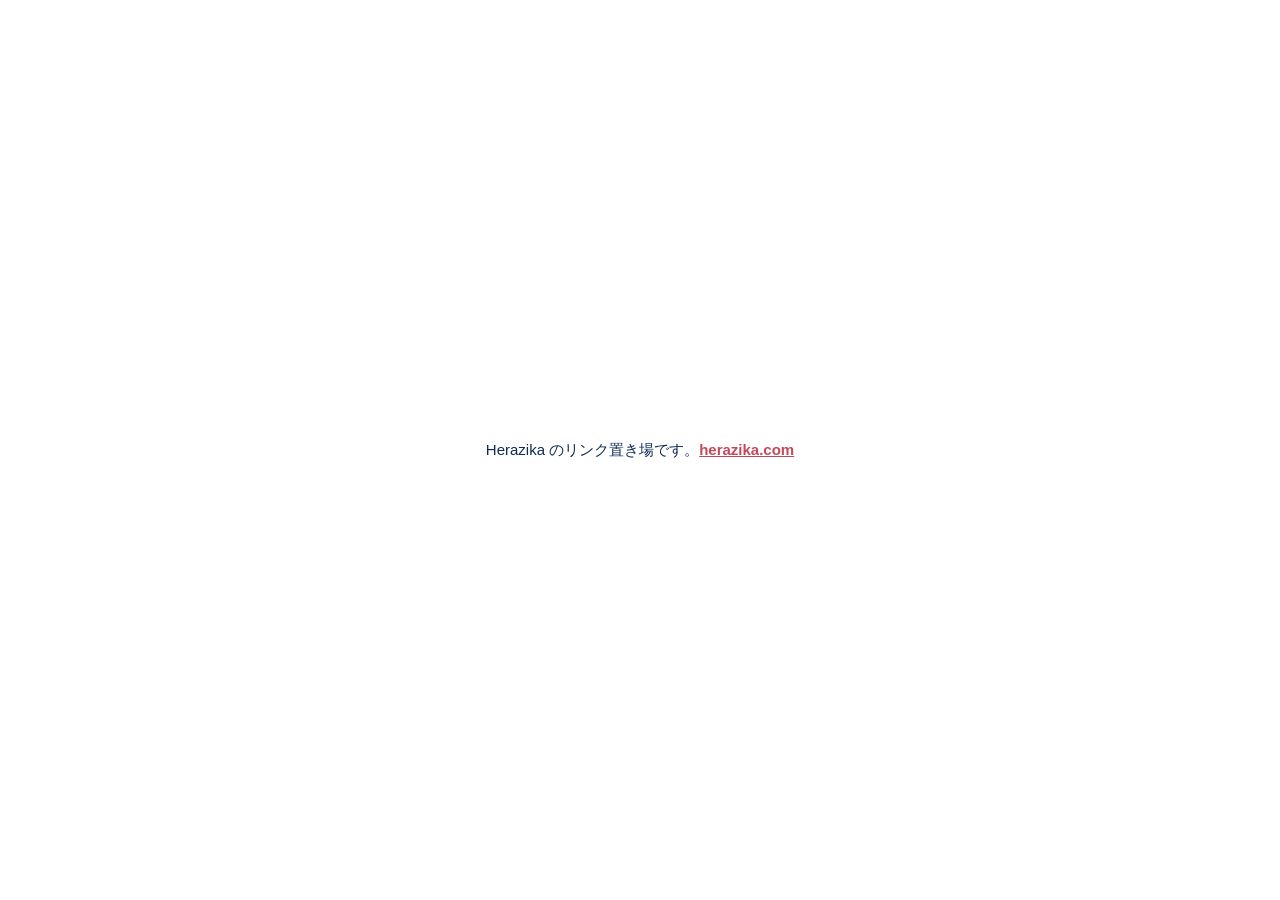
<file: index.html>
<!doctype html>
<html lang="ja">
<head>
<meta charset="utf-8">
<meta name="viewport" content="width=device-width, initial-scale=1">
<meta name="robots" content="noindex, nofollow">
<title>Herazika</title>
<style>
  body { margin:0; min-height:100vh; display:flex; align-items:center; justify-content:center;
         font-family:-apple-system,BlinkMacSystemFont,"Hiragino Sans","Noto Sans JP",sans-serif;
         background:#fff; color:#0D2B53; }
  p { font-size:15px; }
  a { color:#C2485A; font-weight:700; }
</style>
</head>
<body>
  <p>Herazika のリンク置き場です。<a href="https://herazika.com/">herazika.com</a></p>
</body>
</html>
</file>
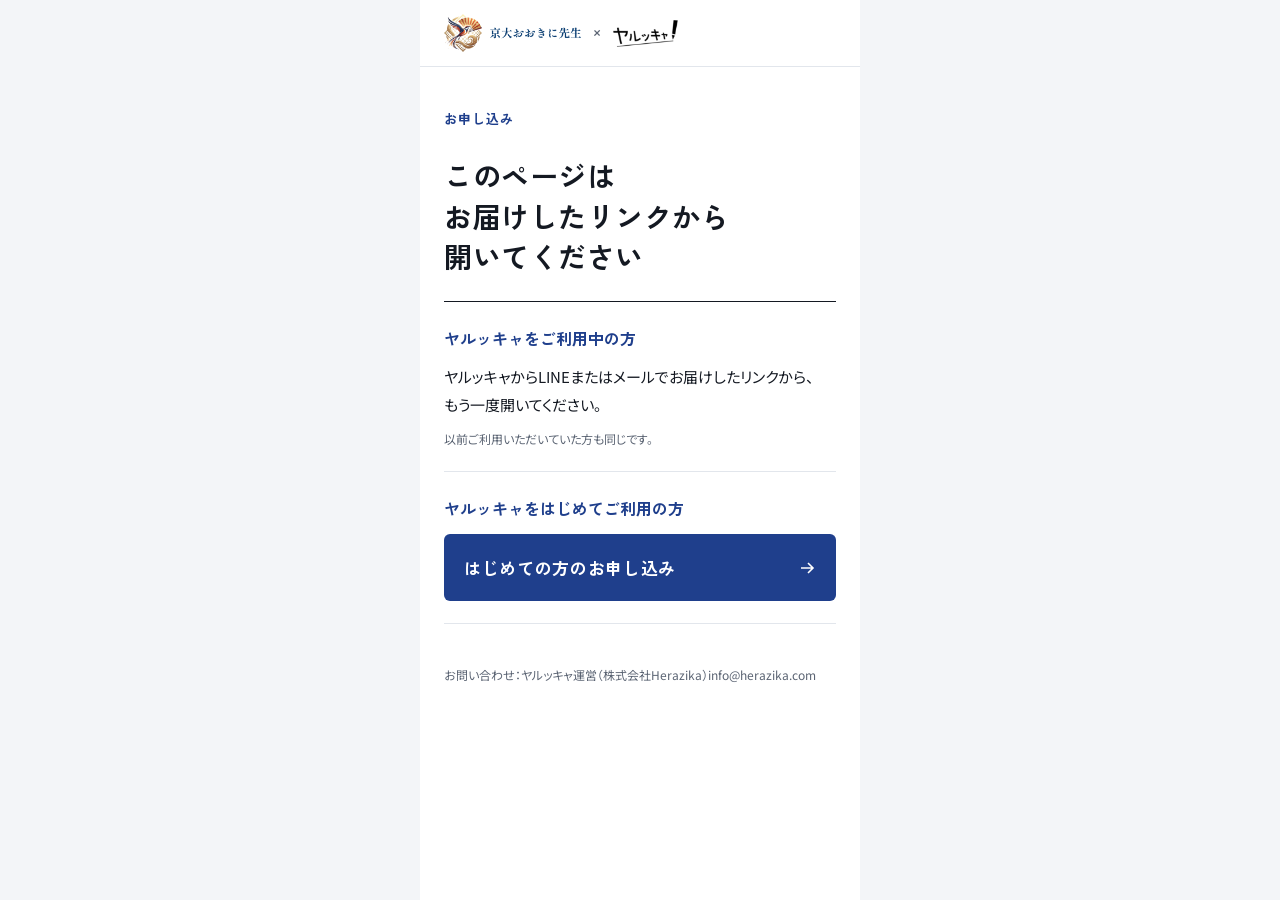
<file: ookini-lp/apply/index.html>
<!doctype html>
<html lang="ja">
<head>
<meta charset="utf-8">
<meta name="viewport" content="width=device-width,initial-scale=1,viewport-fit=cover">
<meta name="robots" content="noindex,nofollow">
<title>お申し込み｜京大おおきに先生×ヤルッキャ</title>
<link rel="preconnect" href="https://fonts.googleapis.com">
<link rel="preconnect" href="https://fonts.gstatic.com" crossorigin>
<link rel="stylesheet" href="https://fonts.googleapis.com/css2?family=Zen+Kaku+Gothic+New:wght@500;700;900&family=Noto+Sans+JP:wght@400;500;700&family=Outfit:wght@400;500;600&display=swap">
<link rel="stylesheet" href="../form.css">
</head>
<body>
<div class="page">

  <header class="brandbar" aria-label="京大おおきに先生 × ヤルッキャ">
    <img class="lg-ookini" src="../img/ookini-logo.png" alt="京大おおきに先生">
    <span class="x" aria-hidden="true">×</span>
    <img class="lg-yaru" src="../img/yarukkya-logo.png" alt="ヤルッキャ">
  </header>

  <!-- 申込コードなしで開いた人 -->
  <section class="sec" id="nocode" hidden>
    <p class="eyebrow">お申し込み</p>
    <h1 class="h1">このページは<br><span class="nw">お届けしたリンクから</span><span class="nw">開いてください</span></h1>
    <div class="choice">
      <div class="opt">
        <p class="opt-k">ヤルッキャを<span class="nw">ご利用中の方</span></p>
        <p>ヤルッキャからLINEまたはメールで<span class="nw">お届けしたリンクから、</span><span class="nw">もう一度開いてください。</span></p>
        <p class="note">以前ご利用いただいていた方も同じです。</p>
      </div>
      <div class="opt">
        <p class="opt-k">ヤルッキャを<span class="nw">はじめてご利用の方</span></p>
        <a class="btn" target="_top" href="https://herazika.com/ookini">はじめての方のお申し込み<svg class="arw" viewBox="0 0 18 18" fill="none" stroke="currentColor" stroke-width="1.6" aria-hidden="true"><path d="M3 9h12M10 4l5 5-5 5"/></svg></a>
      </div>
    </div>
  </section>

  <!-- フォーム -->
  <section class="sec" id="formsec" hidden>
    <p class="eyebrow">ヤルッキャをご利用中の方</p>
    <h1 class="h1">京大おおきに先生<br>お申し込み</h1>
    <ul class="pair">
      <li><span class="k">無料期間</span><span class="v">お申し込み日から14日間<br><small class="note">クレジットカード不要／自動で課金されません</small></span></li>
    </ul>

    <form id="f" novalidate>
      <div class="field">
        <label class="label" for="email">京大おおきに先生のご案内を受け取るメールアドレス<span class="req">必須</span></label>
        <p class="help">ヤルッキャに登録したメールアドレスと違っていても大丈夫です。京大おおきに先生の登録にも、このアドレスを使います。</p>
        <input id="email" name="email" type="email" inputmode="email" autocomplete="email" placeholder="example@mail.com" required>
        <p class="msg">メールアドレスを正しく入力してください。</p>
      </div>

      <div class="field">
        <label class="label" for="email2">確認のため、もう一度入力してください<span class="req">必須</span></label>
        <input id="email2" name="email2" type="email" inputmode="email" autocomplete="off" placeholder="example@mail.com" required>
        <p class="msg">上のメールアドレスと一致していません。</p>
      </div>

      <fieldset class="field" id="gradefield">
        <legend class="label">お子さまの学年<span class="req">必須</span></legend>
        <div class="grades">
          <label><input type="radio" name="grade" value="1年生"><span>小1</span></label>
          <label><input type="radio" name="grade" value="2年生"><span>小2</span></label>
          <label><input type="radio" name="grade" value="3年生"><span>小3</span></label>
          <label><input type="radio" name="grade" value="4年生"><span>小4</span></label>
          <label><input type="radio" name="grade" value="5年生"><span>小5</span></label>
          <label><input type="radio" name="grade" value="6年生"><span>小6</span></label>
          <label><input type="radio" name="grade" value="その他"><span>その他</span></label>
        </div>
        <p class="msg">学年を選んでください。</p>
      </fieldset>

      <div class="field" id="otherfield" hidden>
        <label class="label" for="gradeOther">学年を入力してください<span class="req">必須</span></label>
        <input id="gradeOther" name="gradeOther" type="text" maxlength="30" autocomplete="off" placeholder="例：中学1年生">
        <p class="msg">学年を入力してください。</p>
      </div>

      <div class="field">
        <label class="check" for="consent">
          <input id="consent" name="consent" type="checkbox">
          <span>
            <b>メールアドレスと学年を、京大おおきに先生運営に提供することに同意します</b>
            <small>京大おおきに先生のご利用登録、ご利用いただけるかどうかの確認、ご利用に関するご案内のためにだけ使われます。</small>
          </span>
        </label>
        <p class="msg">お申し込みには同意が必要です。</p>
      </div>

      <div class="alert" id="alert" role="alert"></div>
      <button class="btn" id="submit" type="submit">申し込む</button>
    </form>
  </section>

  <!-- 完了 -->
  <section class="sec" id="done" hidden>
    <p class="eyebrow">お申し込みを受け付けました</p>
    <h1 class="h1">次に、京大おおきに先生に<span class="nw">ご登録ください</span></h1>
    <div class="panel">
      <ol class="steps">
        <li><span>数分以内に、<span class="mailname">【京大生質問し放題】ご利用開始のお知らせ</span> というメールが届きます（送信元：info@herazika.com）。</span></li>
        <li><span>メールに記載のURLから、京大おおきに先生の登録ページを開きます。</span></li>
        <li><span>メールアドレスの入力欄に、メールに記載の「登録用メールアドレス」を入力して登録します。</span></li>
      </ol>
      <p class="note">メールが届かない場合は、迷惑メールフォルダをご確認ください。それでも見つからない場合は、ヤルッキャ運営（info@herazika.com）までお問い合わせください。</p>
    </div>
  </section>

  <p class="foot">お問い合わせ：ヤルッキャ運営（株式会社Herazika）info@herazika.com</p>
</div>

<script src="../ga.js"></script>
<script src="../form.js"></script>
<script>
(function () {
  var k = new URLSearchParams(location.search).get('k') || '';
  var hasCode = /^[A-Za-z0-9]{6,20}$/.test(k);
  document.getElementById(hasCode ? 'formsec' : 'nocode').hidden = false;
  if (!hasCode) { window.ookiniTrack && ookiniTrack('ookini_apply_nocode', true); return; }

  var form = document.getElementById('f');
  var btn = document.getElementById('submit');
  var alertBox = document.getElementById('alert');
  var otherField = document.getElementById('otherfield');

  // 「その他」を選んだときだけ記入欄を出す
  Array.prototype.forEach.call(form.querySelectorAll('input[name=grade]'), function (r) {
    r.addEventListener('change', function () {
      var isOther = form.querySelector('input[name=grade]:checked').value === 'その他';
      otherField.hidden = !isOther;
      if (isOther) form.gradeOther.focus();
    });
  });

  form.addEventListener('submit', function (ev) {
    ev.preventDefault();
    OokiniForm.clearErrors(form);
    alertBox.classList.remove('on');

    var email = form.email.value.trim();
    var email2 = form.email2.value.trim();
    var gradeEl = form.querySelector('input[name=grade]:checked');
    var ok = true;
    if (!OokiniForm.validEmail(email)) { OokiniForm.setErr(form.email, true); ok = false; }
    if (email2.toLowerCase() !== email.toLowerCase() || !email2) { OokiniForm.setErr(form.email2, true); ok = false; }
    if (!gradeEl) { document.getElementById('gradefield').classList.add('err'); ok = false; }
    var gradeOther = form.gradeOther.value.trim();
    if (gradeEl && gradeEl.value === 'その他' && !gradeOther) { OokiniForm.setErr(form.gradeOther, true); ok = false; }
    if (!form.consent.checked) { OokiniForm.setErr(form.consent, true); ok = false; }
    if (!ok) { window.ookiniTrack && ookiniTrack('ookini_form_invalid', false); var first = form.querySelector('.field.err'); if (first) first.scrollIntoView({ behavior: 'smooth', block: 'center' }); return; }

    btn.disabled = true; btn.textContent = '送信しています…';
    OokiniForm.send({ type: 'apply', k: k, email: email, grade: gradeEl.value,
                      gradeOther: gradeEl.value === 'その他' ? gradeOther : '', consent: true })
      .then(function (res) {
        if (!res || !res.ok) throw new Error((res && res.error) || 'failed');
        window.ookiniTrack && ookiniTrack('ookini_form_done', true);
        document.getElementById('formsec').hidden = true;
        document.getElementById('done').hidden = false;
        window.scrollTo(0, 0);
      })
      .catch(function () {
        window.ookiniTrack && ookiniTrack('ookini_form_fail', false);
        alertBox.textContent = '送信できませんでした。通信環境をご確認のうえ、もう一度お試しください。解決しない場合は info@herazika.com までお問い合わせください。';
        alertBox.classList.add('on');
        btn.disabled = false; btn.textContent = '申し込む';
      });
  });
})();
</script>
</body>
</html>
</file>
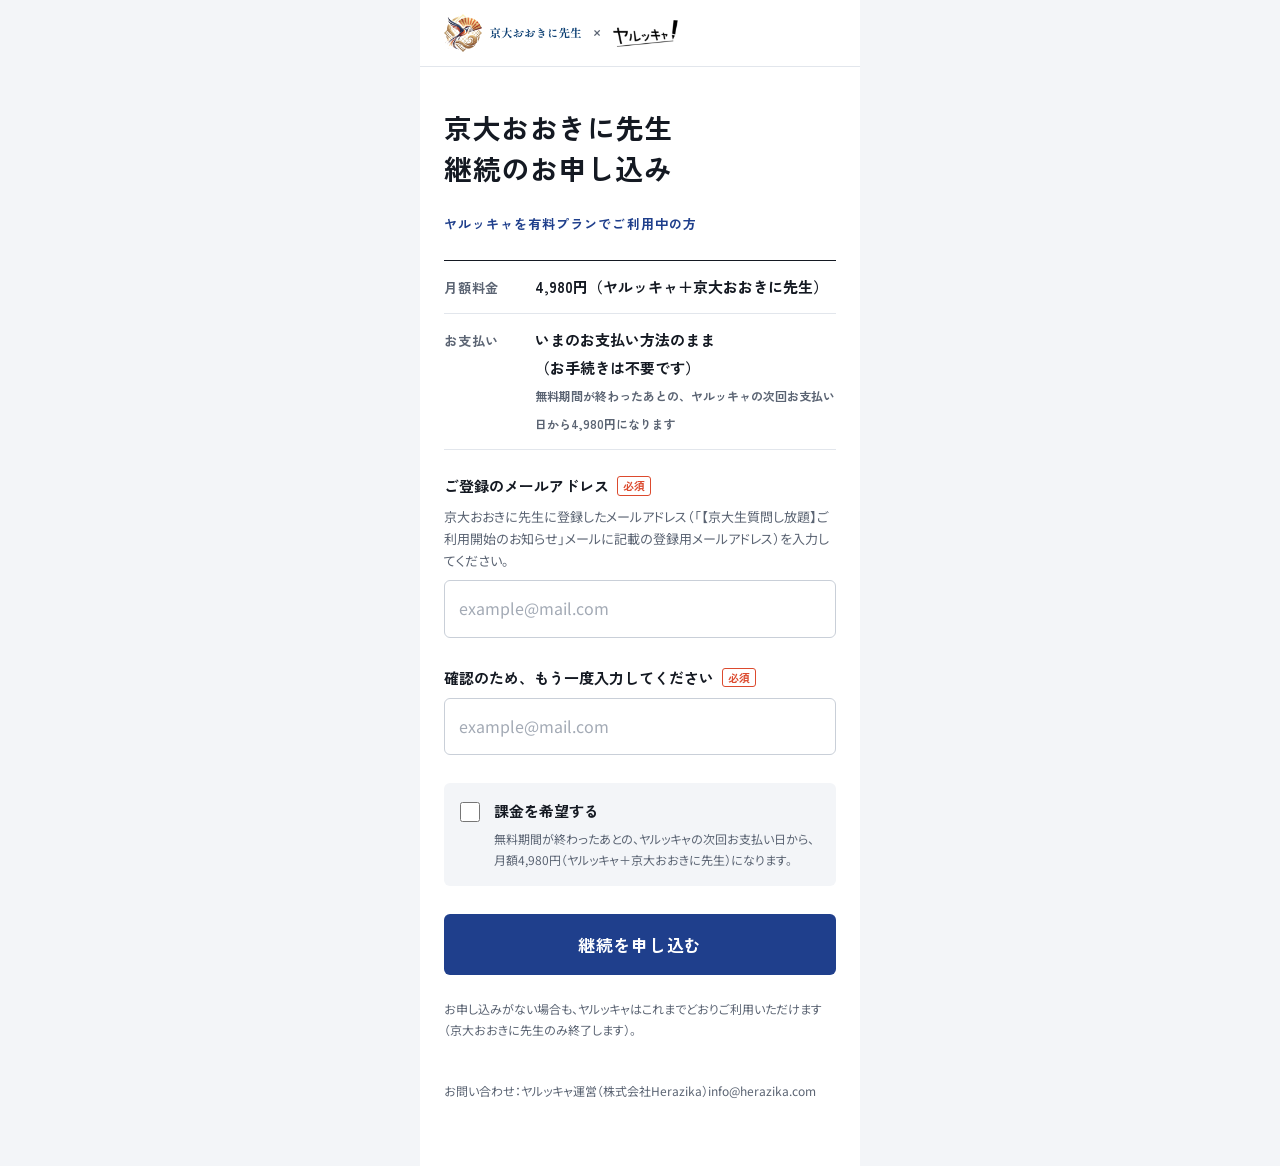
<file: ookini-lp/continue/index.html>
<!doctype html>
<html lang="ja">
<head>
<meta charset="utf-8">
<meta name="viewport" content="width=device-width,initial-scale=1,viewport-fit=cover">
<meta name="robots" content="noindex,nofollow">
<title>継続のお申し込み｜京大おおきに先生×ヤルッキャ</title>
<link rel="preconnect" href="https://fonts.googleapis.com">
<link rel="preconnect" href="https://fonts.gstatic.com" crossorigin>
<link rel="stylesheet" href="https://fonts.googleapis.com/css2?family=Zen+Kaku+Gothic+New:wght@500;700;900&family=Noto+Sans+JP:wght@400;500;700&family=Outfit:wght@400;500;600&display=swap">
<link rel="stylesheet" href="../form.css">
</head>
<body>
<div class="page">

  <header class="brandbar" aria-label="京大おおきに先生 × ヤルッキャ">
    <img class="lg-ookini" src="../img/ookini-logo.png" alt="京大おおきに先生">
    <span class="x" aria-hidden="true">×</span>
    <img class="lg-yaru" src="../img/yarukkya-logo.png" alt="ヤルッキャ">
  </header>

  <section class="sec" id="formsec">
    <h1 class="h1">京大おおきに先生<br>継続のお申し込み</h1>
    <p class="eyebrow">ヤルッキャを有料プランでご利用中の方</p>
    <ul class="pair">
      <li><span class="k">月額料金</span><span class="v">4,980円（ヤルッキャ＋京大おおきに先生）</span></li>
      <li><span class="k">お支払い</span><span class="v">いまのお支払い方法のまま<span class="nw">（お手続きは不要です）</span><br><small class="note">無料期間が終わったあとの、ヤルッキャの次回お支払い日から4,980円になります</small></span></li>
    </ul>

    <form id="f" novalidate>
      <div class="field">
        <label class="label" for="email">ご登録のメールアドレス<span class="req">必須</span></label>
        <p class="help">京大おおきに先生に登録したメールアドレス（「【京大生質問し放題】ご利用開始のお知らせ」メールに記載の登録用メールアドレス）を入力してください。</p>
        <input id="email" name="email" type="email" inputmode="email" autocomplete="email" placeholder="example@mail.com" required>
        <p class="msg">メールアドレスを正しく入力してください。</p>
      </div>

      <div class="field">
        <label class="label" for="email2">確認のため、もう一度入力してください<span class="req">必須</span></label>
        <input id="email2" name="email2" type="email" inputmode="email" autocomplete="off" placeholder="example@mail.com" required>
        <p class="msg">上のメールアドレスと一致していません。</p>
      </div>

      <div class="field">
        <label class="check" for="wish">
          <input id="wish" name="wish" type="checkbox">
          <span>
            <b>課金を希望する</b>
            <small>無料期間が終わったあとの、ヤルッキャの次回お支払い日から、月額4,980円（ヤルッキャ＋京大おおきに先生）になります。</small>
          </span>
        </label>
        <p class="msg">継続をご希望の場合は、チェックを入れてください。</p>
      </div>

      <div class="alert" id="alert" role="alert"></div>
      <button class="btn" id="submit" type="submit">継続を申し込む</button>
    </form>
    <p class="note">お申し込みがない場合も、ヤルッキャはこれまでどおりご利用いただけます（京大おおきに先生のみ終了します）。</p>
  </section>

  <section class="sec" id="done" hidden>
    <p class="eyebrow">継続のお申し込みを受け付けました</p>
    <h1 class="h1">お手続きは<span class="nw">これで完了です</span></h1>
    <div class="panel">
      <p>無料期間のあとも、京大おおきに先生をそのままご利用いただけます。無料期間が終わったあとの、ヤルッキャの次回お支払い日から、月額4,980円（ヤルッキャ＋京大おおきに先生）になります。</p>
      <p class="note">ご不明な点は、ヤルッキャ運営（info@herazika.com）までお問い合わせください。</p>
    </div>
  </section>

  <p class="foot">お問い合わせ：ヤルッキャ運営（株式会社Herazika）info@herazika.com</p>
</div>

<script src="../ga.js"></script>
<script src="../form.js"></script>
<script>
(function () {
  var form = document.getElementById('f');
  var btn = document.getElementById('submit');
  var alertBox = document.getElementById('alert');

  form.addEventListener('submit', function (ev) {
    ev.preventDefault();
    OokiniForm.clearErrors(form);
    alertBox.classList.remove('on');

    var email = form.email.value.trim();
    var email2 = form.email2.value.trim();
    var ok = true;
    if (!OokiniForm.validEmail(email)) { OokiniForm.setErr(form.email, true); ok = false; }
    if (email2.toLowerCase() !== email.toLowerCase() || !email2) { OokiniForm.setErr(form.email2, true); ok = false; }
    if (!form.wish.checked) { OokiniForm.setErr(form.wish, true); ok = false; }
    if (!ok) { window.ookiniTrack && ookiniTrack('ookini_form_invalid', false); var first = form.querySelector('.field.err'); if (first) first.scrollIntoView({ behavior: 'smooth', block: 'center' }); return; }

    btn.disabled = true; btn.textContent = '送信しています…';
    OokiniForm.send({ type: 'continue', email: email, wish: true })
      .then(function (res) {
        if (!res || !res.ok) throw new Error((res && res.error) || 'failed');
        window.ookiniTrack && ookiniTrack('ookini_form_done', true);
        document.getElementById('formsec').hidden = true;
        document.getElementById('done').hidden = false;
        window.scrollTo(0, 0);
      })
      .catch(function () {
        window.ookiniTrack && ookiniTrack('ookini_form_fail', false);
        alertBox.textContent = '送信できませんでした。通信環境をご確認のうえ、もう一度お試しください。解決しない場合は info@herazika.com までお問い合わせください。';
        alertBox.classList.add('on');
        btn.disabled = false; btn.textContent = '継続を申し込む';
      });
  });
})();
</script>
</body>
</html>
</file>
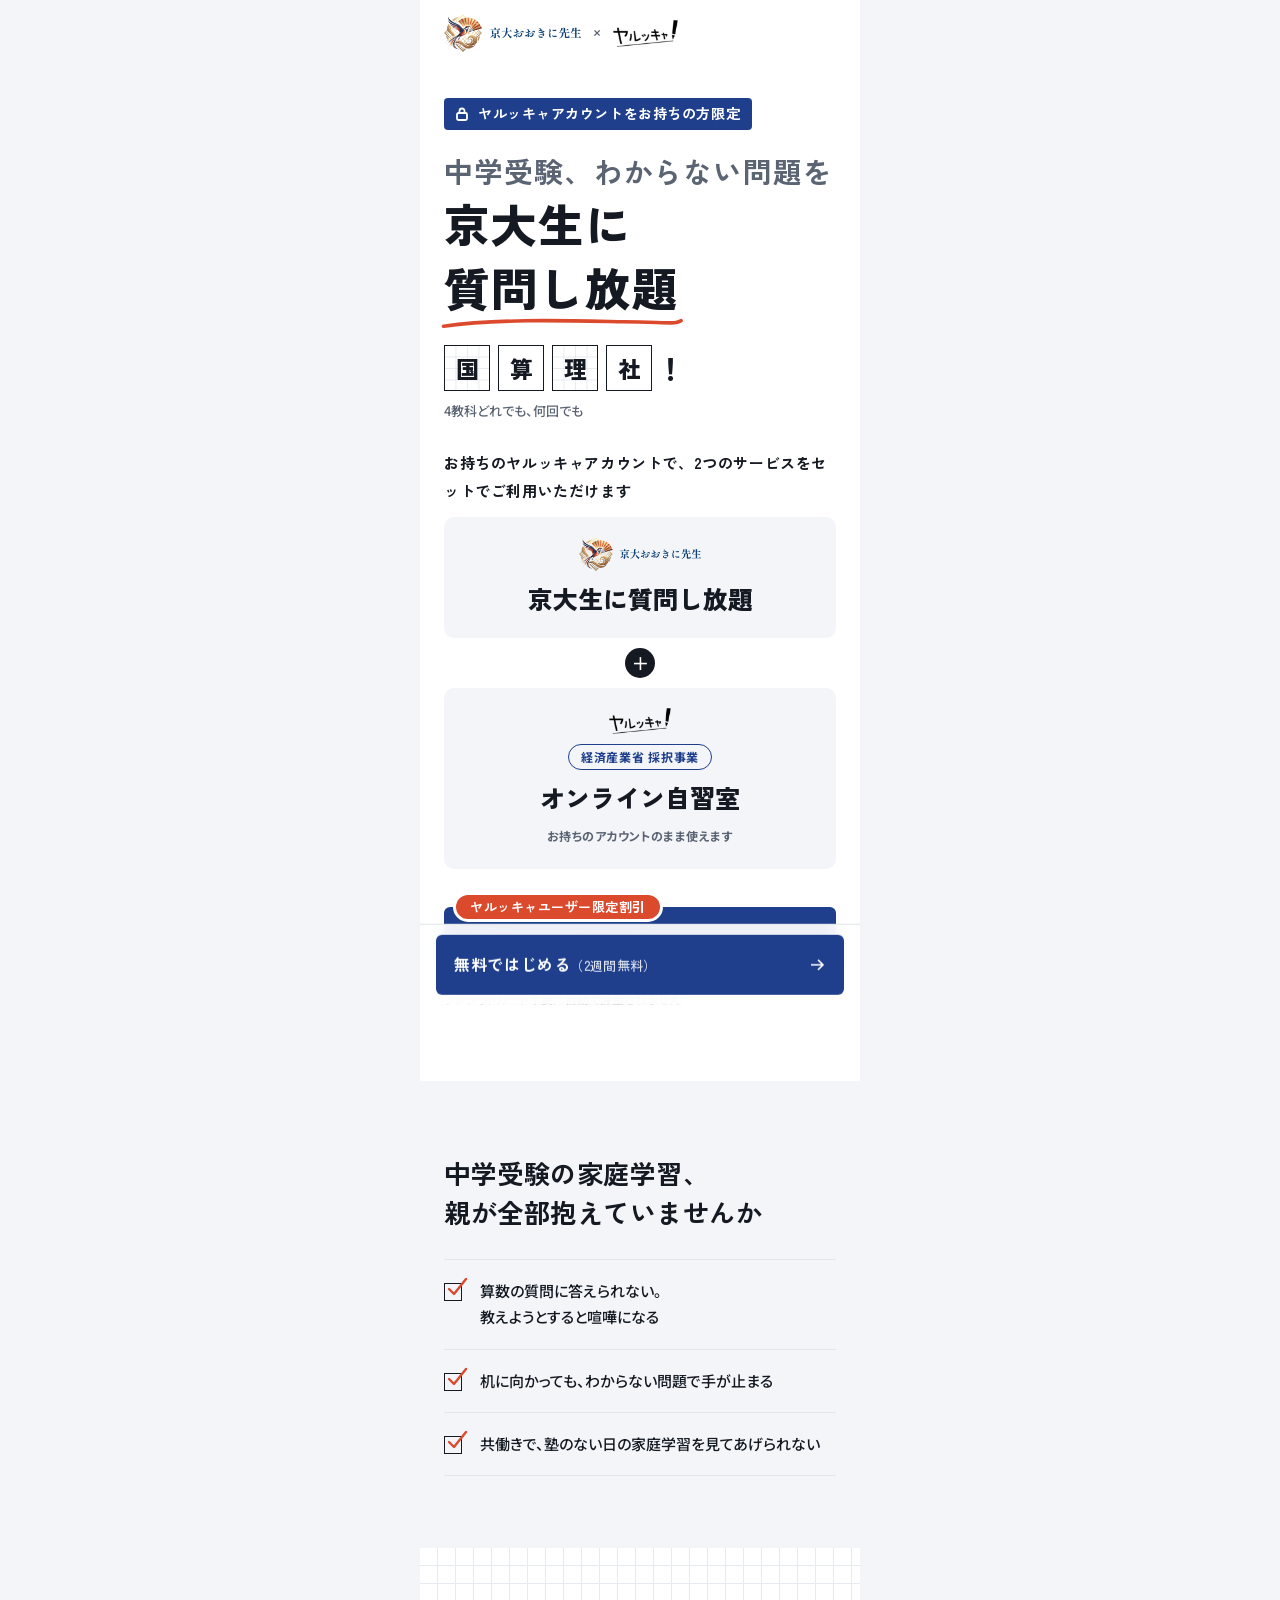
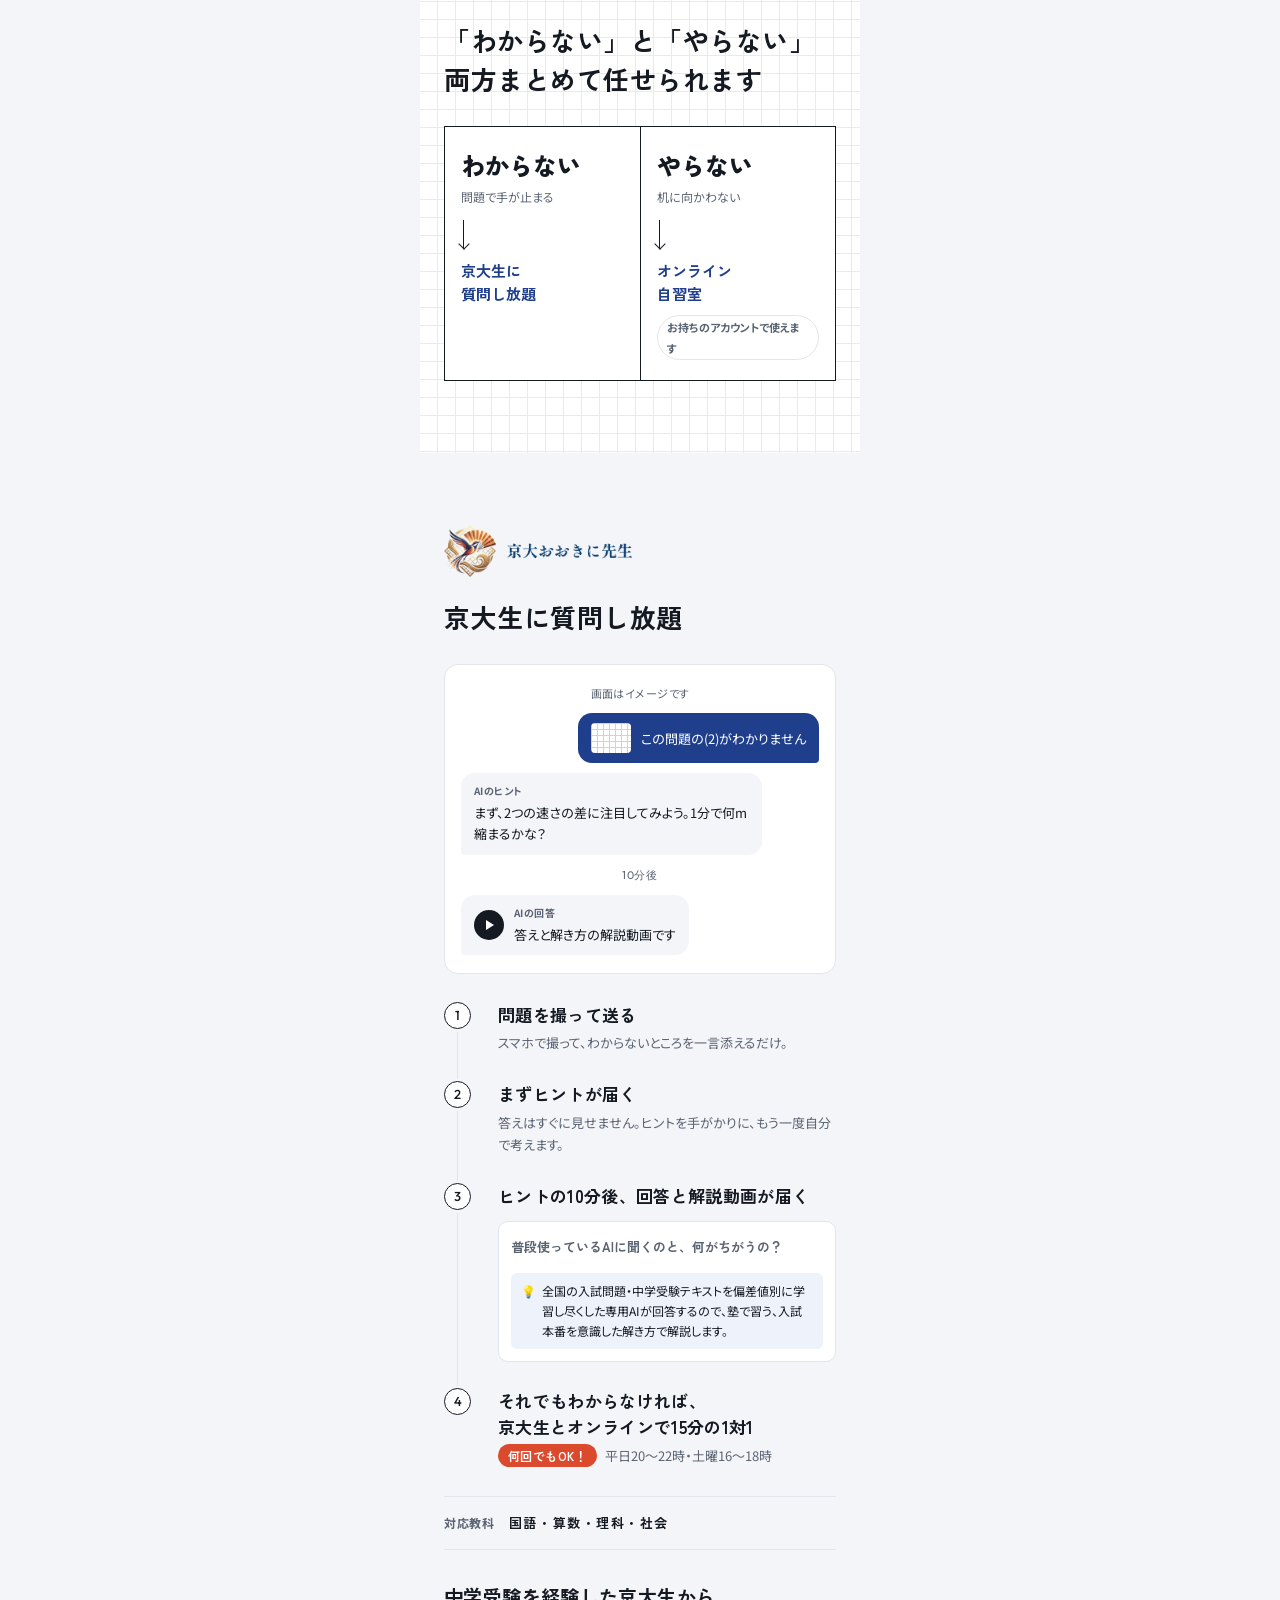
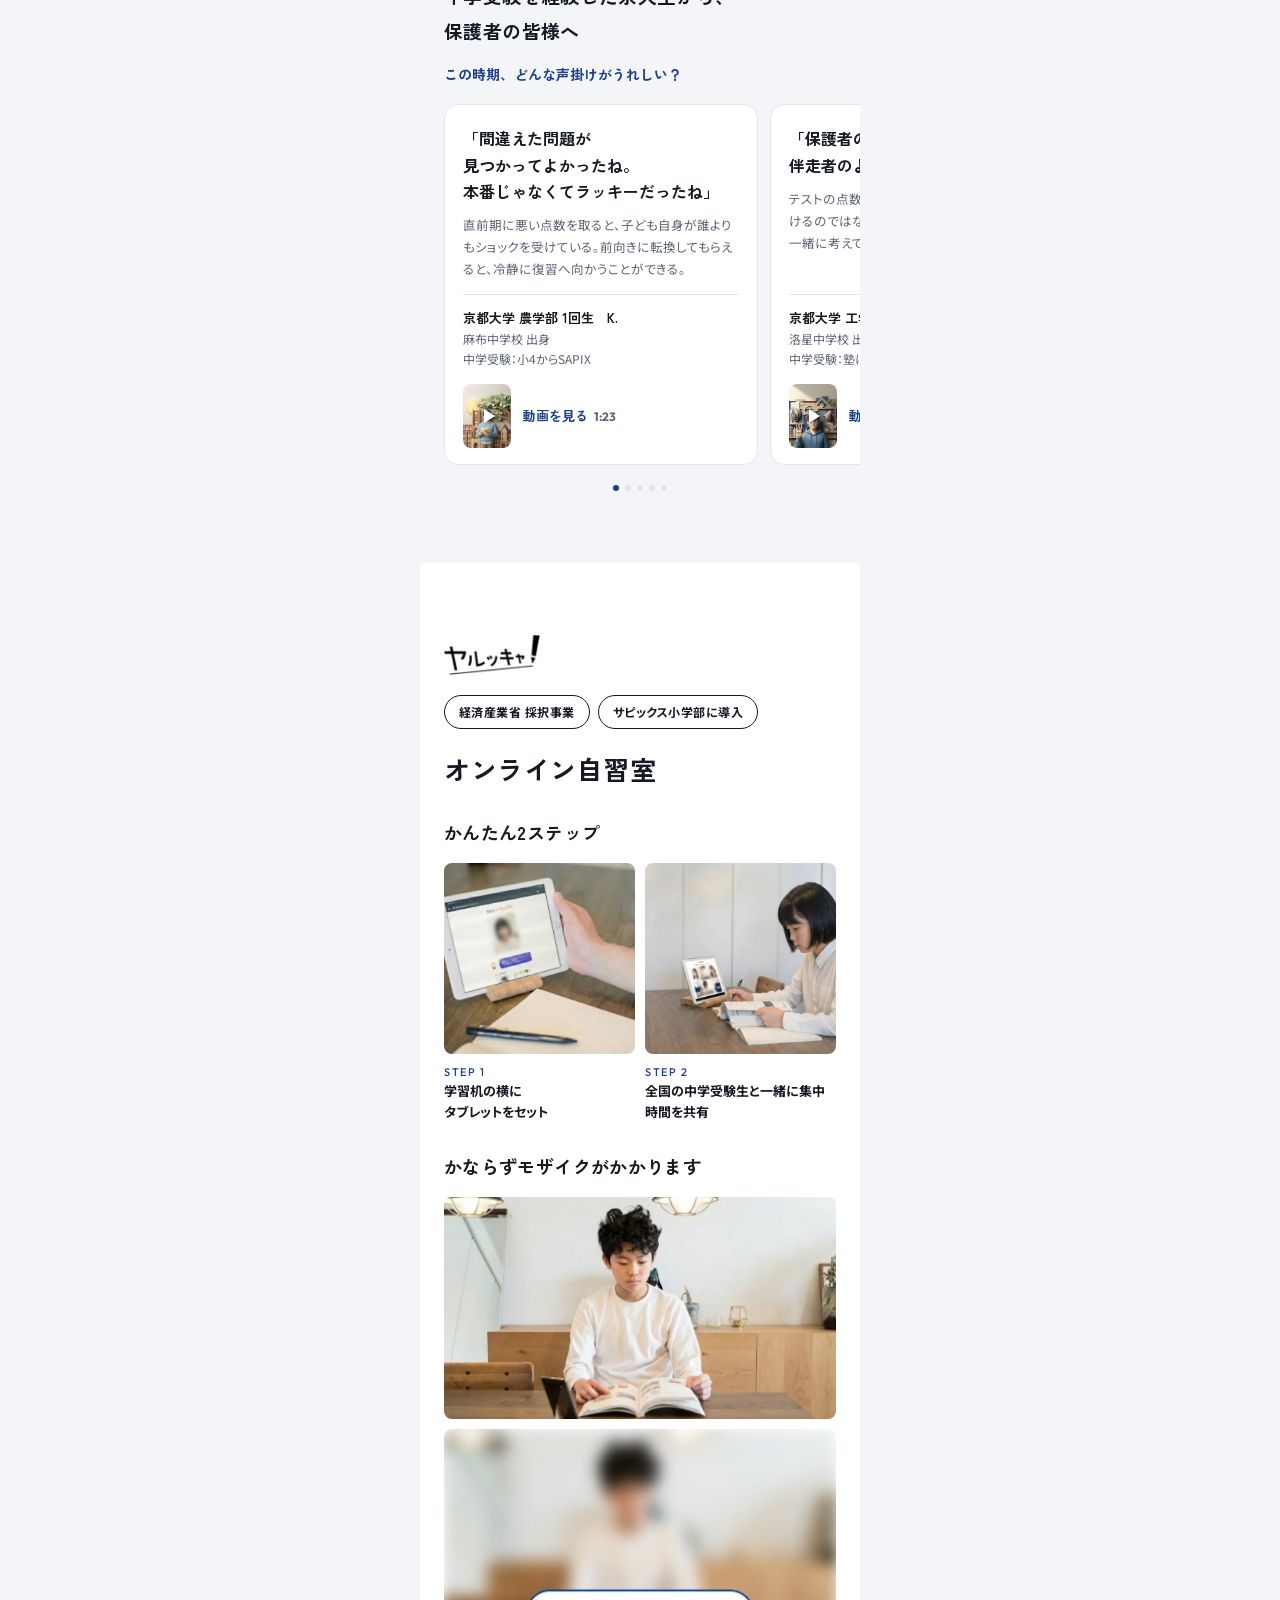
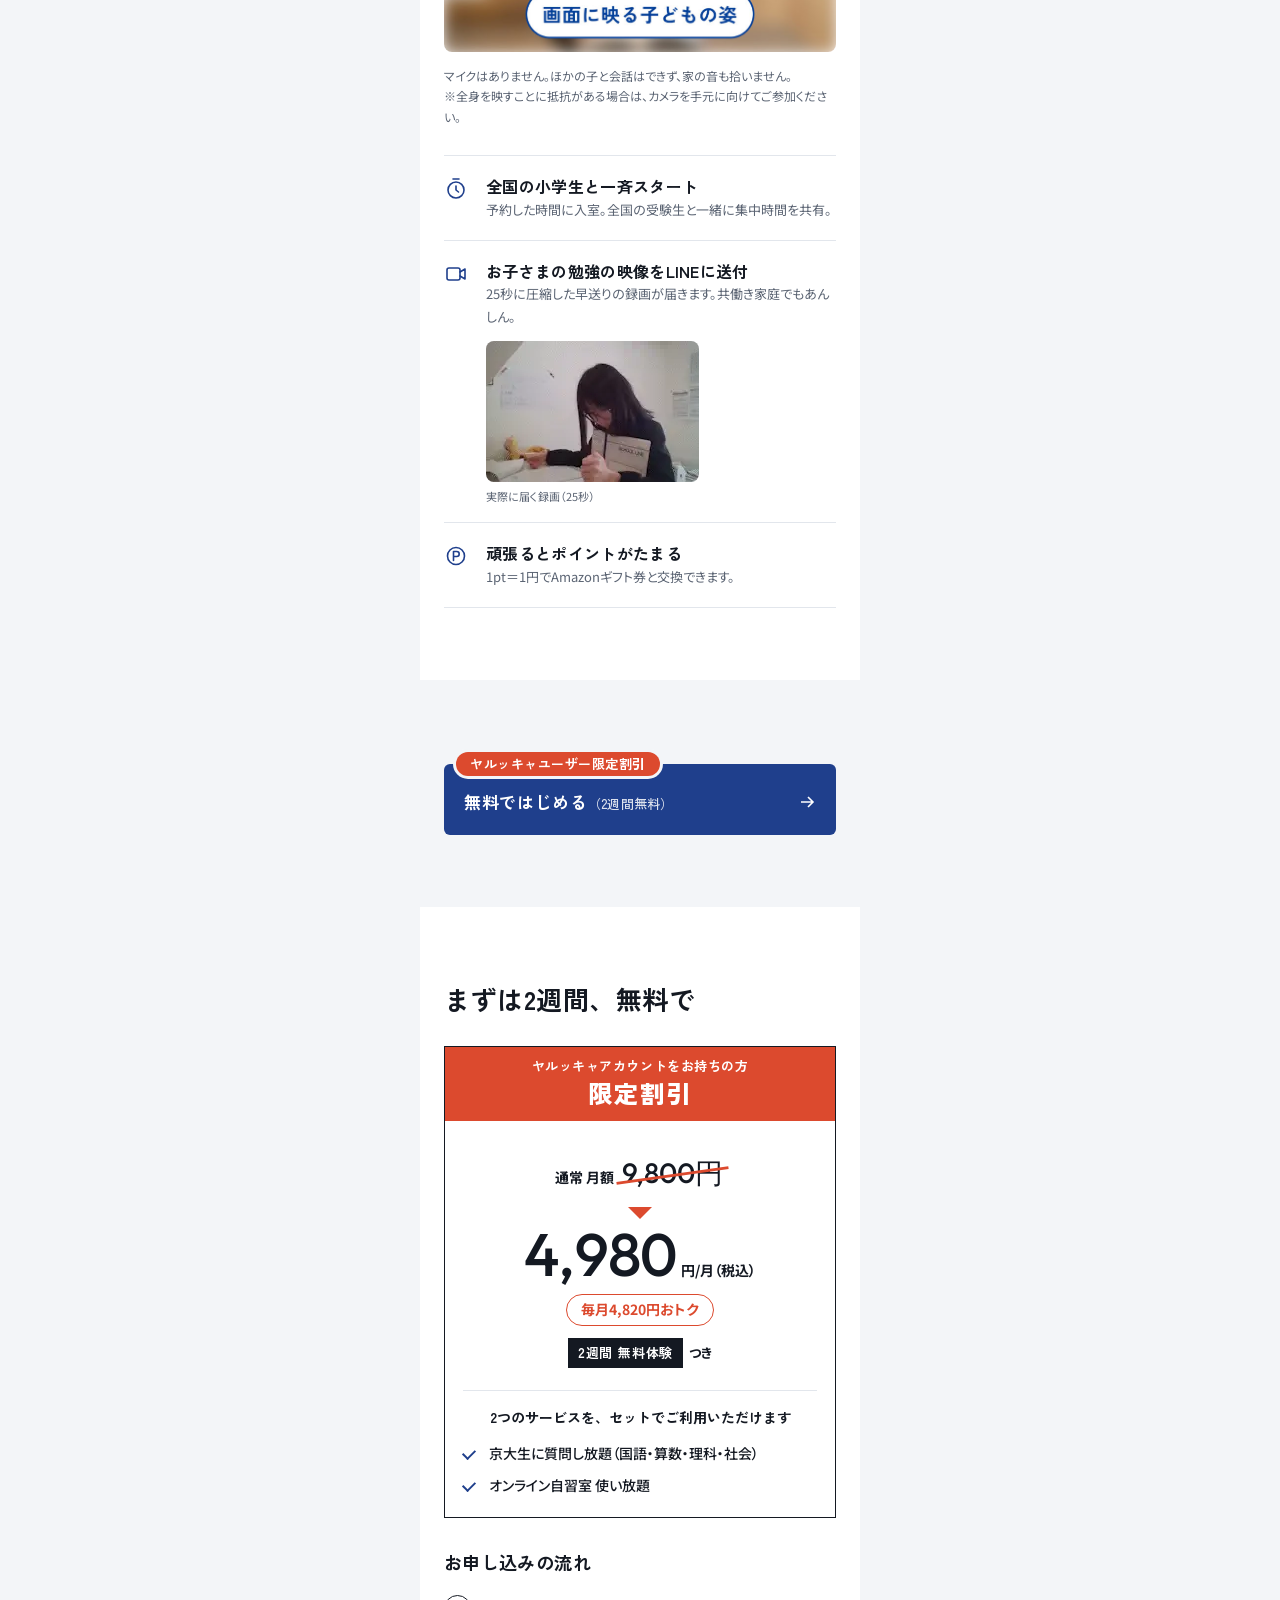
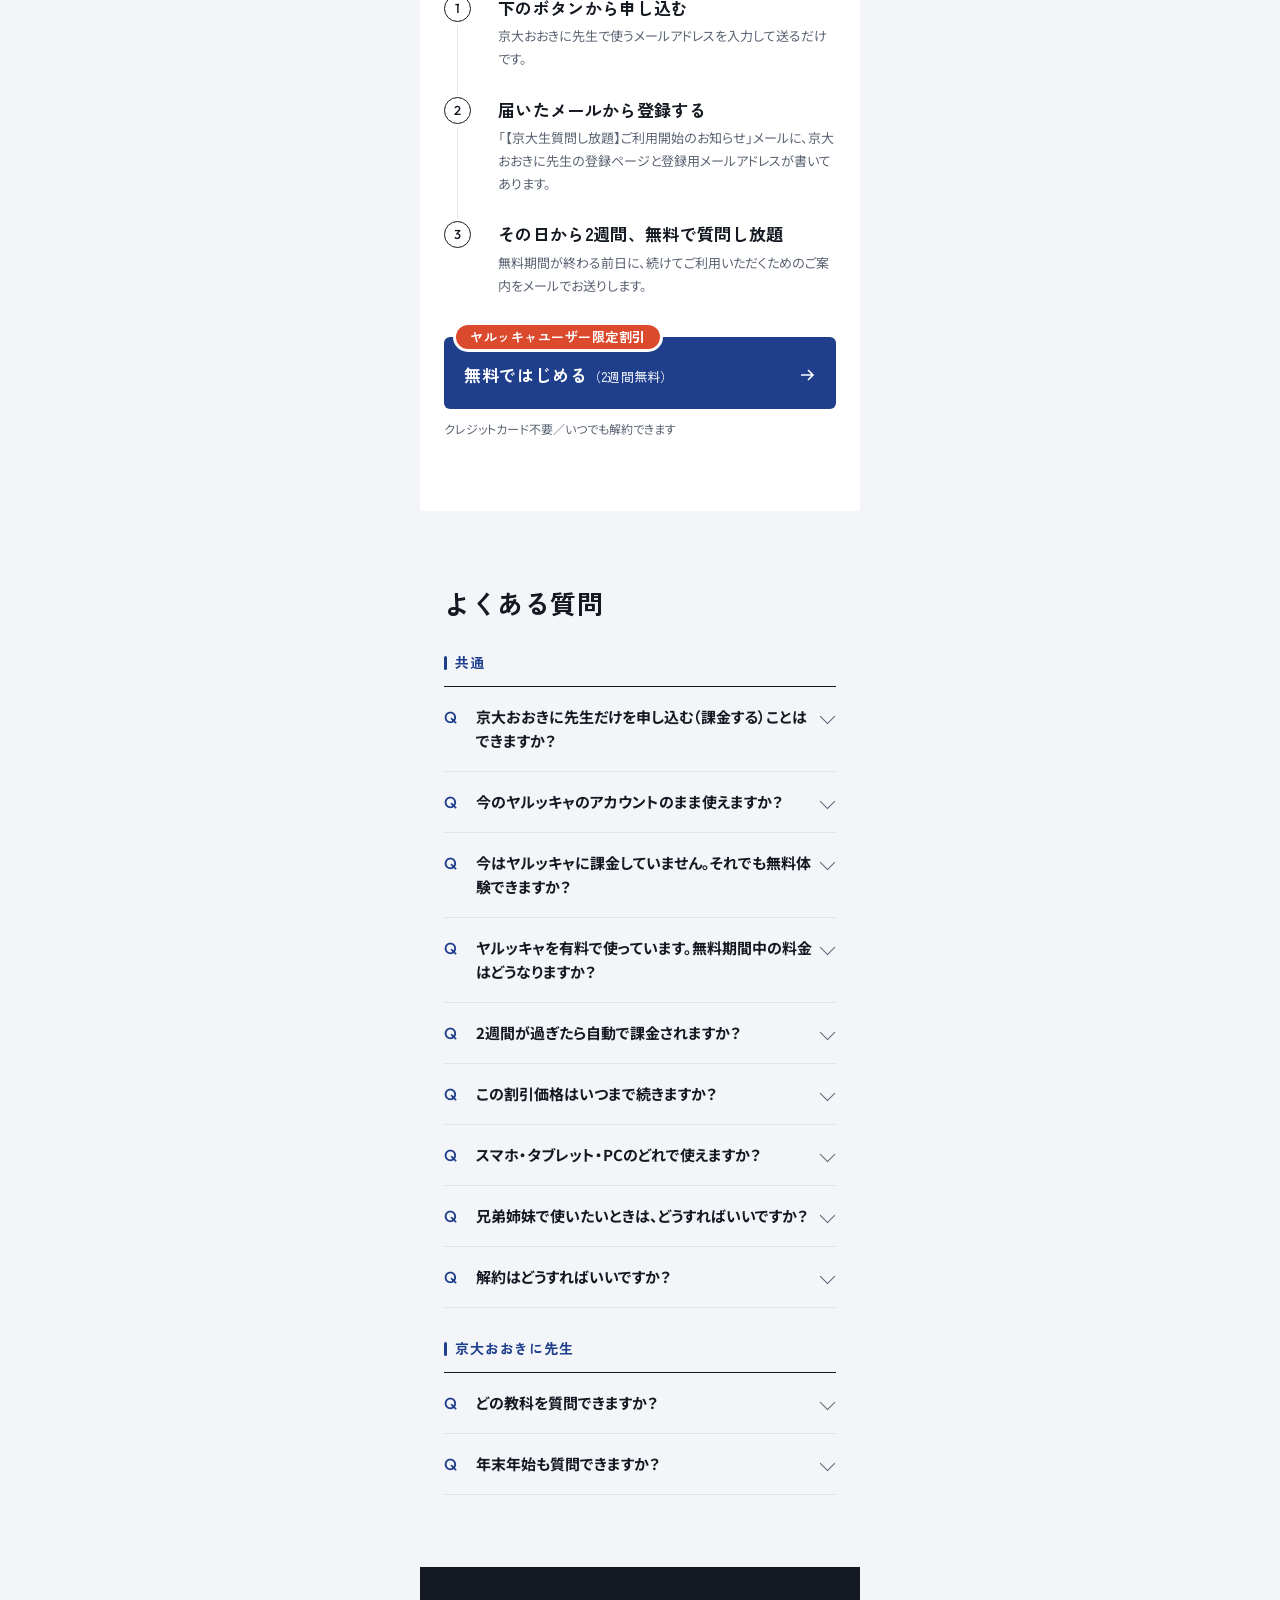
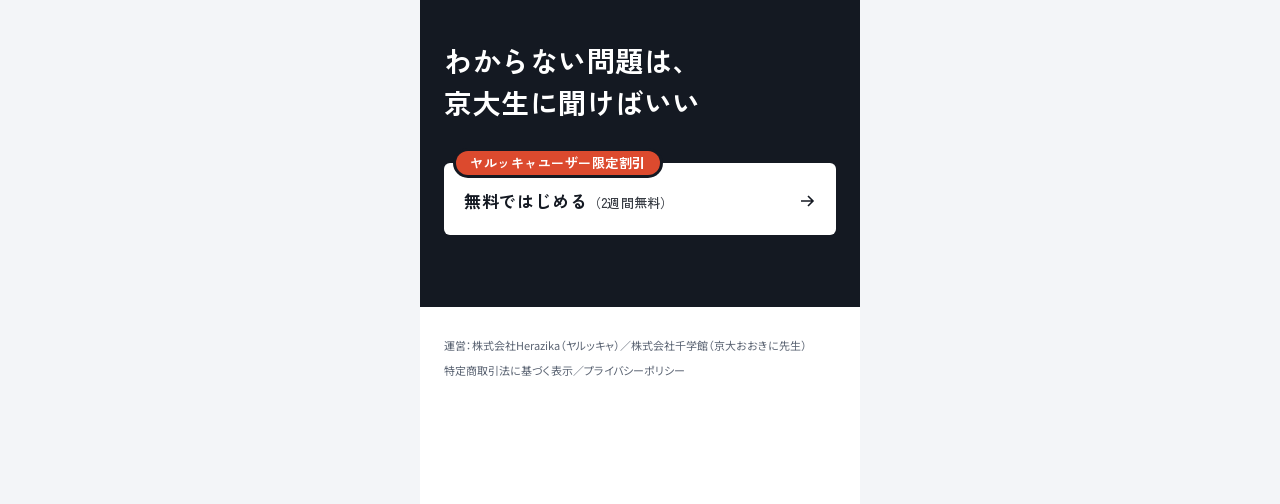
<file: ookini-lp/yarukya/index.html>
<!doctype html>
<html lang="ja">
<head>
<meta charset="utf-8">
<meta name="viewport" content="width=device-width,initial-scale=1,viewport-fit=cover">
<meta name="robots" content="noindex,nofollow">
<title>京大生に質問し放題｜ヤルッキャアカウントをお持ちの方限定</title>
<meta name="description" content="ヤルッキャアカウントをお持ちの方限定。中学受験のわからない問題を、国算理社すべて京大生に質問し放題。2週間無料。">
<!-- OGP：本番では og:image と og:url を本番ドメインの絶対URLに置き換える -->
<meta property="og:type" content="website">
<meta property="og:title" content="京大生に質問し放題｜ヤルッキャアカウントをお持ちの方限定">
<meta property="og:description" content="ヤルッキャアカウントをお持ちの方限定。中学受験のわからない問題を、国算理社すべて京大生に質問し放題。2週間無料。">
<meta property="og:image" content="https://（本番ドメイン）/ogp.png">
<meta property="og:url" content="https://（本番ドメイン）/">
<link rel="preconnect" href="https://fonts.googleapis.com">
<link rel="preconnect" href="https://fonts.gstatic.com" crossorigin>
<link rel="stylesheet" href="https://fonts.googleapis.com/css2?family=Zen+Kaku+Gothic+New:wght@500;700;900&family=Noto+Sans+JP:wght@400;500;700&family=Outfit:wght@400;500;600&display=swap">
<style>
/* Layout: 一般向けLPと同じトンマナ（スマホ1カラム、藍1色、赤ペンはファーストビューの1か所、方眼はS3の1か所）。既存ユーザー向けに、京大生への質問を主役にする */
:root{
  --paper:#ffffff;
  --mist:#f3f5f8;
  --ink:#141922;
  --sub:#5b6473;
  --line:#e2e6ec;
  --ai:#1f3f8c;
  --ai-soft:#eef2fa;
  --pen:#dc4a2e;
  --grid:#e6ebf2;
  --display:"Zen Kaku Gothic New","Hiragino Kaku Gothic ProN","Noto Sans JP",sans-serif;
  --body:"Noto Sans JP","Hiragino Sans","Yu Gothic",sans-serif;
  --num:"Outfit","Helvetica Neue",Arial,sans-serif;
  color-scheme:light;
}
*{box-sizing:border-box}
body{background:var(--mist);color:var(--ink);font-family:var(--body);font-size:15px;line-height:1.85;-webkit-font-smoothing:antialiased;font-feature-settings:"palt" 1}
.page{max-width:440px;margin:0 auto;background:var(--paper);padding-bottom:96px;overflow:hidden}
h1,h2,h3,p,ul,ol,figure{margin:0}
ul,ol{padding:0;list-style:none}
img{display:block;max-width:100%;height:auto}
h1,h2,h3{font-family:var(--display);font-weight:700;letter-spacing:.02em;text-wrap:balance}
.sec{padding-block:72px;padding-left:max(24px,env(safe-area-inset-left,0px));padding-right:max(24px,env(safe-area-inset-right,0px));display:flex;flex-direction:column;gap:28px}
.sec + .sec{border-top:1px solid var(--line)}
.sec.tint{background:var(--mist);border-top:0}
.sec.tint + .sec{border-top:0}
.h2{font-size:26px;line-height:1.5}
.lead{color:var(--sub);font-size:14px}
.note{color:var(--sub);font-size:12px;line-height:1.7}
.nw{display:inline-block}

/* ボタン */
.cta{display:flex;flex-direction:column;gap:10px}
.btn{display:flex;align-items:center;justify-content:space-between;gap:12px;text-decoration:none;background:var(--ai);color:#fff;border-radius:6px;padding:18px 20px;font-family:var(--display);font-weight:700;font-size:17px;letter-spacing:.04em;transition:background .2s}
.btn small{font-size:13px;font-weight:500;opacity:.85;letter-spacing:.02em}
.btn .arw{width:18px;height:18px;flex:none}
.btn:hover{background:#18326f}
.btn:focus-visible{outline:3px solid var(--pen);outline-offset:3px}
.cta .note{text-align:left}

/* ヘッダー */
.brandbar{display:flex;align-items:center;gap:12px;padding-block:14px;padding-left:max(24px,env(safe-area-inset-left,0px));padding-right:max(24px,env(safe-area-inset-right,0px))}
.brandbar .x{font-family:var(--num);font-weight:400;color:var(--sub);font-size:15px}
.brandbar .lg-ookini{height:38px;width:auto;max-width:none}
.brandbar .lg-yaru{height:27px;width:auto;max-width:none}

/* S1 ファーストビュー */
.fv{padding-top:32px;gap:26px}
.only{align-self:flex-start;display:flex;align-items:center;gap:8px;background:var(--ai);color:#fff;border-radius:4px;padding:6px 12px 6px 10px;font-family:var(--display);font-weight:700;font-size:14px;letter-spacing:.04em;line-height:1.4}
.only svg{width:16px;height:16px;flex:none;stroke:#fff;fill:none;stroke-width:1.8;stroke-linecap:round;stroke-linejoin:round}
.fv h1{font-size:clamp(34px,10.4vw,46px);line-height:1.38;font-weight:900;letter-spacing:.02em;margin-top:-6px}
.fv h1 .q{display:block;font-size:.62em;line-height:1.5;color:var(--sub);font-weight:700}
.mark{position:relative;white-space:nowrap}
.mark svg{position:absolute;left:-4px;right:-6px;bottom:-14px;width:calc(100% + 10px);height:20px;overflow:visible}
.mark path{fill:none;stroke:var(--pen);stroke-width:3.2;stroke-linecap:round;stroke-dasharray:420;stroke-dashoffset:0;animation:draw .9s .35s cubic-bezier(.6,.1,.3,1) backwards}
@keyframes draw{from{stroke-dashoffset:420}}
@media (prefers-reduced-motion:reduce){.mark path{animation:none}}

/* 国算理社 */
.subj4{display:flex;align-items:center;gap:8px;flex-wrap:wrap}
.subj4 i{font-style:normal;width:46px;height:46px;border:1.5px solid var(--ink);display:grid;place-items:center;font-family:var(--display);font-weight:900;font-size:23px;line-height:1;background:var(--paper)}
.subj4 i:nth-child(odd){background-color:var(--paper);background-image:linear-gradient(var(--grid) 1px,transparent 1px),linear-gradient(90deg,var(--grid) 1px,transparent 1px);background-size:11.5px 11.5px;background-position:-1px -1px}
.subj4 b{font-family:var(--display);font-weight:900;font-size:26px;line-height:1;margin-left:-2px}
.subj4 span{flex-basis:100%;font-size:13px;color:var(--sub);font-weight:500}

.duo{display:flex;flex-direction:column}
.duo .lead{font-family:var(--display);font-weight:700;font-size:15px;letter-spacing:.04em;color:var(--ink);margin-bottom:12px}
.svc{border-radius:10px;padding:20px 20px 22px;display:flex;flex-direction:column;gap:10px;align-items:center;text-align:center;background:var(--mist)}
.svc .lg{height:34px;width:auto;max-width:100%}
.svc .lg.y{height:26px}
.svc .v{font-family:var(--display);font-weight:900;font-size:25px;line-height:1.4}
.svc .now{font-size:12px;font-weight:700;color:var(--sub);letter-spacing:.04em}
.svc .badge{font-size:12px;font-weight:700;color:var(--ai);letter-spacing:.06em;line-height:1.5;border:1px solid var(--ai);border-radius:999px;padding:3px 12px}
.duo .plus{align-self:center;width:30px;height:30px;border-radius:50%;background:var(--ink);color:#fff;display:grid;place-items:center;font-family:var(--display);font-weight:700;font-size:17px;line-height:1;margin-block:10px}

/* S2 課題 */
.pains li{display:grid;grid-template-columns:22px 1fr;gap:14px;padding:18px 0;border-bottom:1px solid var(--line);font-weight:500;line-height:1.75}
.pains li:first-child{border-top:1px solid var(--line)}
.pains .box{width:18px;height:18px;border:1.5px solid var(--ink);margin-top:5px;position:relative}
.pains .box svg{position:absolute;left:1px;top:-7px;width:22px;height:22px;overflow:visible}
.pains .box path{fill:none;stroke:var(--pen);stroke-width:2.4;stroke-linecap:round;stroke-linejoin:round}

/* S3 方眼 */
.graph{background-color:var(--paper);background-image:linear-gradient(var(--grid) 1px,transparent 1px),linear-gradient(90deg,var(--grid) 1px,transparent 1px);background-size:18px 18px;background-position:-1px -1px}
.split{display:grid;grid-template-columns:1fr 1fr;border:1px solid var(--ink);background:var(--paper)}
.split > div{padding:22px 16px 20px;display:flex;flex-direction:column;gap:6px;min-width:0}
.split > div + div{border-left:1px solid var(--ink)}
.split .k{font-family:var(--display);font-weight:900;font-size:24px;line-height:1.3}
.split .why{font-size:12px;color:var(--sub)}
.split .down{width:1px;height:28px;background:var(--ink);margin:6px 0 6px 2px;position:relative}
.split .down::after{content:"";position:absolute;left:-3px;bottom:0;width:7px;height:7px;border-right:1px solid var(--ink);border-bottom:1px solid var(--ink);transform:rotate(45deg)}
.split .s{font-family:var(--display);font-weight:700;font-size:15px;line-height:1.5;color:var(--ai)}
.split .tag{align-self:flex-start;font-size:11px;font-weight:700;color:var(--sub);border:1px solid var(--line);border-radius:999px;padding:1px 9px;margin-top:4px}

/* セクション冒頭ロゴ */
.sec-logo{width:auto;max-width:100%}
.sec-logo.ookini{height:52px}
.sec-logo.yaru{height:40px}
.head{display:flex;flex-direction:column;gap:20px;align-items:flex-start}

/* S4 チャット見本 */
.chat{background:var(--paper);border:1px solid var(--line);border-radius:14px;padding:18px 16px;display:flex;flex-direction:column;gap:10px}
.chat .cap{font-size:11px;color:var(--sub);text-align:center;letter-spacing:.04em}
.bub{max-width:84%;padding:10px 13px;border-radius:14px;font-size:13px;line-height:1.65}
.bub .who{display:block;font-size:10px;font-weight:700;color:var(--sub);margin-bottom:2px;letter-spacing:.04em}
.bub.me{align-self:flex-end;background:var(--ai);color:#fff;border-bottom-right-radius:4px;display:flex;gap:10px;align-items:center}
.bub.me i{flex:none;width:40px;height:30px;border-radius:4px;background-color:#fff;background-image:linear-gradient(#c9d3e6 1px,transparent 1px),linear-gradient(90deg,#c9d3e6 1px,transparent 1px);background-size:6px 6px}
.bub.them{align-self:flex-start;background:var(--mist);border-bottom-left-radius:4px}
.bub.video{display:flex;align-items:center;gap:10px}
.bub.video .play{flex:none;width:30px;height:30px;border-radius:50%;background:var(--ink);display:grid;place-items:center}
.bub.video .play::after{content:"";border-left:8px solid #fff;border-top:5px solid transparent;border-bottom:5px solid transparent;margin-left:2px}
.time{align-self:center;font-family:var(--num);font-size:11px;color:var(--sub);letter-spacing:.06em}

.steps{display:flex;flex-direction:column;position:relative}
.steps>li{display:grid;grid-template-columns:40px 1fr;gap:14px;padding-bottom:26px;position:relative}
.steps>li:last-child{padding-bottom:0}
.steps>li::before{content:"";position:absolute;left:13px;top:30px;bottom:2px;width:1px;background:var(--line)}
.steps>li:last-child::before{display:none}
.steps .n{font-family:var(--num);font-weight:500;font-size:13px;width:27px;height:27px;border:1px solid var(--ink);border-radius:50%;display:grid;place-items:center;line-height:1;background:var(--paper)}
.steps .t{display:flex;flex-direction:column;gap:4px;min-width:0}
.steps h3{font-size:17px;line-height:1.55}
.steps p{font-size:13px;color:var(--sub);line-height:1.75}
.photo-slot{width:100%;max-width:100%;aspect-ratio:4/3;border-radius:10px;border:1px dashed #b9c1cd;background:var(--paper);display:grid;place-items:center;text-align:center;font-size:13px;color:var(--sub);line-height:1.7;padding:16px}
.subjects{display:flex;align-items:center;gap:14px;padding:14px 0;border-top:1px solid var(--line);border-bottom:1px solid var(--line);font-size:13px}
.subjects b{font-weight:700;color:var(--sub);font-size:12px;letter-spacing:.06em;flex:none}
.subjects span{font-family:var(--display);font-weight:700;letter-spacing:.12em}

.movie{display:flex;flex-direction:column;gap:14px}
.movie h3{font-size:19px}
.movie .q-lead{font-family:var(--display);font-weight:700;font-size:14px;color:var(--ai)}
.kc{display:flex;gap:12px;overflow-x:auto;scroll-snap-type:x mandatory;margin-inline:-24px;padding:2px 24px 6px;scrollbar-width:none;-webkit-overflow-scrolling:touch}
.kc::-webkit-scrollbar{display:none}
.kc>li{flex:0 0 80%;scroll-snap-align:center;display:flex;flex-direction:column;gap:14px;background:var(--paper);border:1px solid var(--line);border-radius:14px;padding:20px 18px 16px}
.kc blockquote{margin:0;display:flex;flex-direction:column;gap:10px;flex:1}
.kc .say{font-family:var(--display);font-weight:700;font-size:16px;line-height:1.65;color:var(--ink)}
.kc .more{font-size:12.5px;line-height:1.75;color:var(--sub)}
.kc .who{border-top:1px solid var(--line);padding-top:12px;font-size:12px;line-height:1.7;color:var(--sub)}
.kc .who b{display:block;font-family:var(--display);font-weight:700;font-size:13px;color:var(--ink)}
.kc .vbtn{display:flex;align-items:center;gap:12px;width:100%;padding:0;border:0;background:none;font:inherit;color:var(--ai);text-align:left;cursor:pointer}
.kc .vbtn .th{position:relative;flex:none;width:48px;height:64px;border-radius:8px;overflow:hidden;background:var(--ink)}
.kc .vbtn .th img{width:100%;height:100%;object-fit:cover}
.kc .vbtn .th::after{content:"";position:absolute;inset:0;margin:auto;width:0;height:0;border-left:11px solid #fff;border-top:7px solid transparent;border-bottom:7px solid transparent;transform:translateX(2px);filter:drop-shadow(0 0 3px rgba(0,0,0,.5))}
.kc .vbtn span{font-family:var(--display);font-weight:700;font-size:13px}
.kc .vbtn small{font-family:var(--num);font-size:12px;color:var(--sub);margin-left:6px}
.kc-hint{display:flex;justify-content:center;gap:6px}
.kc-hint i{width:6px;height:6px;border-radius:50%;background:var(--line)}
.kc-hint i.on{background:var(--ai)}
.vd{border:0;padding:0;background:transparent;max-width:none;max-height:none;overflow:visible}
.vd::backdrop{background:rgba(10,14,20,.88)}
.vd form{position:relative;margin:0;padding-top:48px}
.vd video{display:block;width:min(86vw,360px);aspect-ratio:404/720;border-radius:12px;background:#000}
.vd .x{position:absolute;top:0;right:0;width:36px;height:36px;border-radius:50%;border:1.5px solid #fff;background:none;color:#fff;font-size:20px;line-height:1;cursor:pointer}
.pending{border:1px dashed #b9c1cd;border-radius:10px;padding:18px;font-size:13px;color:var(--sub)}

/* S5 自習室 */
.creds{display:flex;flex-wrap:wrap;gap:8px}
.creds span{border:1px solid var(--ink);border-radius:999px;padding:5px 14px;font-size:12px;font-weight:700;letter-spacing:.04em}
.block{display:flex;flex-direction:column;gap:14px}
.block h3{font-size:18px}
.two{display:grid;grid-template-columns:1fr 1fr;gap:10px}
.two > *{min-width:0}
.two figure{display:flex;flex-direction:column;gap:10px}
.two img{border-radius:8px;width:100%;aspect-ratio:1/1;object-fit:cover}
.two figcaption{font-size:13px;font-weight:700;line-height:1.55}
.two figcaption b{display:block;font-family:var(--num);font-weight:500;font-size:11px;letter-spacing:.14em;color:var(--ai)}
.two.mosaic{grid-template-columns:1fr}
.two.mosaic img{aspect-ratio:auto}
.feats li{display:grid;grid-template-columns:28px 1fr;gap:14px;padding:18px 0;border-top:1px solid var(--line)}
.feats li:last-child{border-bottom:1px solid var(--line)}
.feats svg{width:24px;height:24px;stroke:var(--ai);fill:none;stroke-width:1.6;stroke-linecap:round;stroke-linejoin:round;margin-top:3px}
.feats h3{font-size:16px;line-height:1.55}
.feats p{font-size:13px;color:var(--sub);line-height:1.75}
.feats .rec{margin-top:12px;width:min(100%,213px);display:flex;flex-direction:column;gap:6px}
.feats .rec img{width:100%;aspect-ratio:213/141;border-radius:8px;background:var(--mist)}
.feats .rec figcaption{font-size:11px;color:var(--sub);line-height:1.5}

/* 中間CTA */
.mid{gap:14px}

/* S7 料金 */
.price{border:1px solid var(--ink);background:var(--paper);display:flex;flex-direction:column}
.price .limit{background:var(--pen);color:#fff;text-align:center;padding:10px 12px 12px;font-family:var(--display);display:flex;flex-direction:column;align-items:center;gap:0;line-height:1.4}
.price .limit span{font-size:13px;font-weight:700;letter-spacing:.04em}
.price .limit b{font-size:24px;font-weight:900;letter-spacing:.08em}
.price .body{padding:26px 18px 22px;display:flex;flex-direction:column;align-items:center;text-align:center;gap:2px}
.price .old{display:flex;align-items:baseline;gap:6px;font-size:14px;color:var(--ink);font-weight:700}
.price .old s{font-family:var(--num);font-size:28px;font-weight:500;color:var(--ink);text-decoration:none;position:relative;padding:0 2px}
.price .old s::after{content:"";position:absolute;left:-4px;right:-4px;top:52%;height:3px;background:var(--pen);transform:rotate(-8deg)}
.price .down{width:0;height:0;border-left:12px solid transparent;border-right:12px solid transparent;border-top:12px solid var(--pen);margin:6px 0 2px}
.price .new{display:flex;align-items:baseline;gap:6px}
.price .new b{font-family:var(--num);font-weight:500;font-size:60px;line-height:1.05;letter-spacing:-.02em;font-variant-numeric:tabular-nums}
.price .new span{font-size:14px;font-weight:700}
.price .save{display:inline-block;margin-top:6px;font-weight:700;font-size:14px;color:var(--pen);border:1.5px solid var(--pen);border-radius:999px;padding:2px 14px}
.price .free{background:var(--ink);color:#fff;padding:3px 10px;font-family:var(--display);letter-spacing:.06em}
.price .free-line{margin-top:10px;font-size:13px;font-weight:700;display:flex;align-items:center;gap:6px}
.price .set{margin:0 18px;padding-top:14px;border-top:1px solid var(--line);font-family:var(--display);font-weight:700;font-size:14px;text-align:center}
.price ul{margin:0 18px;padding:10px 0 18px;display:flex;flex-direction:column;gap:6px;font-size:14px;font-weight:500}
.price ul li{display:grid;grid-template-columns:18px 1fr;gap:8px}
.price ul li::before{content:"";width:10px;height:6px;border-left:2px solid var(--ai);border-bottom:2px solid var(--ai);transform:rotate(-45deg);margin-top:8px}
.flow{display:flex;flex-direction:column;gap:16px}
.flow > h3{font-size:18px}

/* S8 FAQ */
.faq{border-top:1px solid var(--ink)}
.faq details{border-bottom:1px solid var(--line)}
.faq summary{cursor:pointer;list-style:none;display:grid;grid-template-columns:24px 1fr 14px;gap:8px;padding:18px 0;font-weight:700;font-size:15px;line-height:1.6}
.faq summary::-webkit-details-marker{display:none}
.faq summary::before{content:"Q";font-family:var(--num);font-weight:500;color:var(--ai);font-size:16px;line-height:1.5}
.faq summary::after{content:"";width:10px;height:10px;border-right:1.5px solid var(--sub);border-bottom:1.5px solid var(--sub);transform:rotate(45deg);margin-top:6px;transition:transform .2s}
.faq details[open] summary::after{transform:rotate(-135deg);margin-top:11px}
.faq summary:focus-visible{outline:2px solid var(--ai);outline-offset:2px}
.faq details p{padding:0 0 20px 32px;font-size:14px;color:var(--sub)}
.faq-groups{display:flex;flex-direction:column;gap:28px}
.faq-g{display:flex;flex-direction:column;gap:10px}
.faq-g h3{font-size:14px;color:var(--ai);letter-spacing:.06em;display:flex;align-items:center;gap:8px}
.faq-g h3::before{content:"";width:3px;height:14px;background:var(--ai);border-radius:2px}

/* S9 */
.last{background:var(--ink);color:#fff;border-top:0}
.last .h2{font-size:28px}
.last .btn{background:#fff;color:var(--ink)}
.last .btn:hover{background:#e8ecf3}
.last .note{color:#aab3c2}

.foot{padding-block:28px;padding-left:max(24px,env(safe-area-inset-left,0px));padding-right:max(24px,env(safe-area-inset-right,0px));font-size:11px;color:var(--sub);line-height:1.9;display:flex;flex-direction:column;gap:4px}

/* 追従CTA */
.sticky{position:fixed;left:0;right:0;bottom:0;z-index:20;display:flex;justify-content:center;pointer-events:none;transition:transform .3s}
.sticky-in{pointer-events:auto;width:100%;max-width:440px;background:rgba(255,255,255,.92);backdrop-filter:blur(10px);-webkit-backdrop-filter:blur(10px);border-top:1px solid var(--line);padding-top:10px;padding-bottom:calc(10px + env(safe-area-inset-bottom,0px));padding-left:max(16px,env(safe-area-inset-left,0px));padding-right:max(16px,env(safe-area-inset-right,0px))}
.sticky .btn{padding:15px 18px;font-size:16px}
.sticky.off{transform:translateY(130%)}
@media (prefers-reduced-motion:reduce){.sticky{transition:none}}

.steps .ai-note{display:flex;gap:6px;align-items:flex-start;background:var(--ai-soft);color:var(--ink);border-radius:6px;padding:8px 10px;margin-top:4px;font-size:12px;line-height:1.65}
.vs{margin-top:8px;border:1px solid var(--line);border-radius:10px;background:var(--paper);padding:14px 12px 12px;display:flex;flex-direction:column;gap:10px}
.vs-q{font-family:var(--display);font-weight:700;font-size:14px;color:var(--ink);line-height:1.5}
.steps .ok{display:inline-block;font-family:var(--display);font-weight:700;font-size:12px;color:#fff;background:var(--pen);border-radius:999px;padding:1px 10px;margin-right:8px;letter-spacing:.04em}
.offer{align-self:flex-start;margin:0 0 -22px 12px;position:relative;z-index:1;font-family:var(--display);font-weight:700;font-size:13px;letter-spacing:.04em;line-height:1.4;--ring:var(--paper)}
.mid .offer{margin-bottom:-26px}
.tint .offer{--ring:var(--mist)}
.last .offer{--ring:var(--ink)}
.offer span{display:inline-block;background:var(--pen);color:#fff;border-radius:999px;padding:3px 14px;box-shadow:0 0 0 3px var(--ring)}
.offer + .btn{padding-top:22px}
</style>
<style>body{margin:0}</style>
</head>
<body>


<div class="page">

  <header class="brandbar" aria-label="京大おおきに先生 × ヤルッキャ">
    <img class="lg-ookini" src="../img/ookini-logo.png" alt="京大おおきに先生">
    <span class="x" aria-hidden="true">×</span>
    <img class="lg-yaru" src="../img/yarukkya-logo.png" alt="ヤルッキャ">
  </header>

  <!-- S1 ファーストビュー -->
  <section data-ga="fv" class="sec fv" id="fv">
    <p class="only"><svg viewBox="0 0 16 16" aria-hidden="true"><rect x="3" y="7" width="10" height="7" rx="1.5"/><path d="M5.5 7V5a2.5 2.5 0 015 0v2"/></svg>ヤルッキャアカウントをお持ちの方限定</p>
    <h1><span class="q">中学受験、わからない問題を</span>京大生に<br><span class="mark">質問し放題<svg viewBox="0 0 200 18" preserveAspectRatio="none" aria-hidden="true"><path d="M3 11 C 48 4, 104 6, 150 7 S 192 9, 197 6"/></svg></span></h1>
    <p class="subj4" aria-label="国語・算数・理科・社会、すべて質問できます"><i aria-hidden="true">国</i><i aria-hidden="true">算</i><i aria-hidden="true">理</i><i aria-hidden="true">社</i><b aria-hidden="true">！</b><span>4教科どれでも、何回でも</span></p>
    <div class="duo">
      <p class="lead">お持ちのヤルッキャアカウントで、2つのサービスをセットでご利用いただけます</p>
      <div class="svc"><img class="lg" src="../img/ookini-logo.png" alt="京大おおきに先生"><span class="v">京大生に質問し放題</span></div>
      <span class="plus" aria-hidden="true">＋</span>
      <div class="svc"><img class="lg y" src="../img/yarukkya-logo.png" alt="ヤルッキャ"><span class="badge">経済産業省 採択事業</span><span class="v">オンライン自習室</span><span class="now">お持ちのアカウントのまま使えます</span></div>
    </div>
    <div class="cta">
      <p class="offer"><span>ヤルッキャユーザー限定割引</span></p>
      <a class="btn js-apply" target="_top" href="https://herazika.github.io/go/ookini-lp/apply/"><span>無料ではじめる<small>（2週間無料）</small></span><svg class="arw" viewBox="0 0 18 18" fill="none" stroke="currentColor" stroke-width="1.6" aria-hidden="true"><path d="M3 9h12M10 4l5 5-5 5"/></svg></a>
      <p class="note">クレジットカード不要／自動で課金されません</p>
    </div>
  </section>

  <!-- S2 課題 -->
  <section data-ga="pain" class="sec tint">
    <h2 class="h2">中学受験の家庭学習、<br>親が全部抱えていませんか</h2>
    <ul class="pains">
      <li><span class="box"><svg viewBox="0 0 22 22" aria-hidden="true"><path d="M3 12l5 5L20 2"/></svg></span><span><span class="nw">算数の質問に答えられない。</span><span class="nw">教えようとすると喧嘩になる</span></span></li>
      <li><span class="box"><svg viewBox="0 0 22 22" aria-hidden="true"><path d="M3 12l5 5L20 2"/></svg></span><span><span class="nw">机に向かっても、</span><span class="nw">わからない問題で手が止まる</span></span></li>
      <li><span class="box"><svg viewBox="0 0 22 22" aria-hidden="true"><path d="M3 12l5 5L20 2"/></svg></span><span><span class="nw">共働きで、塾のない日の家庭学習を</span><span class="nw">見てあげられない</span></span></li>
    </ul>
  </section>

  <!-- S3 なぜ2つセットなのか -->
  <section data-ga="both" class="sec graph">
    <h2 class="h2">「わからない」と「やらない」<br>両方まとめて任せられます</h2>
    <div class="split">
      <div><span class="k">わからない</span><span class="why">問題で手が止まる</span><span class="down" aria-hidden="true"></span><span class="s">京大生に<br>質問し放題</span></div>
      <div><span class="k">やらない</span><span class="why">机に向かわない</span><span class="down" aria-hidden="true"></span><span class="s">オンライン<br>自習室</span><span class="tag">お持ちのアカウントで使えます</span></div>
    </div>
  </section>

  <!-- S4 京大生に質問 -->
  <section data-ga="kyodai" class="sec tint">
    <div class="head">
      <img class="sec-logo ookini" src="../img/ookini-logo.png" alt="京大おおきに先生">
      <h2 class="h2">京大生に質問し放題</h2>
    </div>
    <div class="chat" aria-label="質問のやりとりの画面イメージ">
      <span class="cap">画面はイメージです</span>
      <div class="bub me"><i aria-hidden="true"></i><span>この問題の(2)がわかりません</span></div>
      <div class="bub them"><span class="who">AIのヒント</span>まず、2つの速さの差に注目してみよう。1分で何m縮まるかな？</div>
      <span class="time">10分後</span>
      <div class="bub them video"><span class="play" aria-hidden="true"></span><span><span class="who">AIの回答</span>答えと解き方の解説動画です</span></div>
    </div>
    <ol class="steps">
      <li><span class="n">1</span><div class="t"><h3>問題を撮って送る</h3><p>スマホで撮って、わからないところを一言添えるだけ。</p></div></li>
      <li><span class="n">2</span><div class="t"><h3>まずヒントが届く</h3><p>答えはすぐに見せません。ヒントを手がかりに、もう一度自分で考えます。</p></div></li>
      <li><span class="n">3</span><div class="t"><h3><span class="nw">ヒントの10分後、</span><span class="nw">回答と解説動画が届く</span></h3>
          <div class="vs">
            <p class="vs-q">普段使っているAIに聞くのと、何がちがうの？</p>
            <p class="ai-note"><span aria-hidden="true">💡</span><span>全国の入試問題・中学受験テキストを偏差値別に学習し尽くした専用AIが回答するので、塾で習う、入試本番を意識した解き方で解説します。</span></p>
          </div></div></li>
      <li><span class="n">4</span><div class="t"><h3><span class="nw">それでもわからなければ、</span><span class="nw">京大生とオンラインで</span><span class="nw">15分の1対1</span></h3><p><span class="ok">何回でもOK！</span><span class="nw">平日20〜22時・</span><span class="nw">土曜16〜18時</span></p></div></li>
    </ol>
    <p class="subjects"><b>対応教科</b><span>国語・算数・理科・社会</span></p>
    <div class="movie">
      <h3><span class="nw">中学受験を経験した京大生から、</span><span class="nw">保護者の皆様へ</span></h3>
      <p class="q-lead">この時期、どんな声掛けがうれしい？</p>
      <ul class="kc" aria-label="京大生5人のメッセージ">
        <li>
          <blockquote><p class="say"><span class="nw">「間違えた問題が</span><span class="nw">見つかってよかったね。</span><span class="nw">本番じゃなくて</span><span class="nw">ラッキーだったね」</span></p><p class="more">直前期に悪い点数を取ると、子ども自身が誰よりもショックを受けている。前向きに転換してもらえると、冷静に復習へ向かうことができる。</p></blockquote>
          <p class="who"><b>京都大学 農学部 1回生　K.</b>麻布中学校 出身<br>中学受験：小4からSAPIX</p>
          <button class="vbtn" type="button" data-v="../video/k.mp4" aria-label="K.の動画を再生"><span class="th"><img src="../video/k.jpg" alt="" width="48" height="64"></span><span>動画を見る<small>1:23</small></span></button>
        </li>
        <li>
          <blockquote><p class="say"><span class="nw">「保護者の方は、</span><span class="nw">マラソンにおける</span><span class="nw">伴走者のようなものです」</span></p><p class="more">テストの点数が悪いからといって厳しい言葉をかけるのではなく、どうしたら点数を上げられるかを一緒に考えてあげるといいと思います。</p></blockquote>
          <p class="who"><b>京都大学 工学部 4回生　T.</b>洛星中学校 出身<br>中学受験：塾に2年間</p>
          <button class="vbtn" type="button" data-v="../video/t.mp4" aria-label="T.の動画を再生"><span class="th"><img src="../video/t.jpg" alt="" width="48" height="64"></span><span>動画を見る<small>1:19</small></span></button>
        </li>
        <li>
          <blockquote><p class="say"><span class="nw">「ここまでよく頑張ってきたね」</span><span class="nw">「本番でも大丈夫だよ」</span></p><p class="more">「このままでは受からない」といった厳しい言葉は、本人が一番よく分かっていることなので、言われると余計に追い詰められてしまいます。</p></blockquote>
          <p class="who"><b>京都大学 理学部 3回生　Y.</b>久留米大学附設中学校 出身<br>中学受験：小6から塾</p>
          <button class="vbtn" type="button" data-v="../video/y.mp4" aria-label="Y.の動画を再生"><span class="th"><img src="../video/y.jpg" alt="" width="48" height="64"></span><span>動画を見る<small>1:19</small></span></button>
        </li>
        <li>
          <blockquote><p class="say"><span class="nw">「シンプルに</span><span class="nw">自信がつくような</span><span class="nw">褒め言葉を</span><span class="nw">かけ続けるのが</span><span class="nw">一番良いと思います」</span></p><p class="more">プレッシャーをかけすぎると押し潰されてしまうので、ある意味いつも通り程々に接するのが一番いいかもしれません。</p></blockquote>
          <p class="who"><b>京都大学 工学部 2回生　R.</b>四ツ葉学園中等教育学校 出身<br>中学受験：塾は直前1週間だけ</p>
          <button class="vbtn" type="button" data-v="../video/r.mp4" aria-label="R.の動画を再生"><span class="th"><img src="../video/r.jpg" alt="" width="48" height="64"></span><span>動画を見る<small>1:11</small></span></button>
        </li>
        <li>
          <blockquote><p class="say"><span class="nw">「最後まで</span><span class="nw">いつも通りに</span><span class="nw">接してくれたことが</span><span class="nw">よかったです」</span></p><p class="more">直前期は模試の判定で不安になり、気持ちに余裕がなくなります。家の中を受験モードに変えるより、今まで通り一緒にご飯を食べて軽く会話する。それが一番だと思います。</p></blockquote>
          <p class="who"><b>京都大学 総合人間学部 1回生　S.</b>ノートルダム清心中学校 出身<br>中学受験：家庭学習研究社に通塾</p>
          <button class="vbtn" type="button" data-v="../video/s.mp4" aria-label="S.の動画を再生"><span class="th"><img src="../video/s.jpg" alt="" width="48" height="64"></span><span>動画を見る<small>1:13</small></span></button>
        </li>
      </ul>
      <div class="kc-hint" aria-hidden="true"><i class="on"></i><i></i><i></i><i></i><i></i></div>
    </div>
  </section>

  <!-- S5 オンライン自習室 -->
  <section data-ga="jishu" class="sec">
    <div class="head">
      <img class="sec-logo yaru" src="../img/yarukkya-logo.png" alt="ヤルッキャ">
      <div class="creds"><span>経済産業省 採択事業</span><span>サピックス小学部に導入</span></div>
      <h2 class="h2">オンライン自習室</h2>
    </div>
    <div class="block">
      <h3>かんたん2ステップ</h3>
      <div class="two">
        <figure><img src="../img/step1.jpg" alt="学習机の横に置いたタブレットに自習室の画面が映っている"><figcaption><b>STEP 1</b>学習机の横に<br>タブレットをセット</figcaption></figure>
        <figure><img src="../img/step2.jpg" alt="タブレットの横で問題集に向かう小学生"><figcaption><b>STEP 2</b>全国の中学受験生と一緒に集中時間を共有</figcaption></figure>
      </div>
    </div>
    <div class="block">
      <h3>かならずモザイクがかかります</h3>
      <div class="two mosaic">
        <img src="../img/mosaic-before.jpg" alt="タブレットの前で勉強する子ども（実際の様子）">
        <img src="../img/mosaic-after.jpg" alt="モザイクがかかった、画面に映る子どもの姿">
      </div>
      <p class="note">マイクはありません。ほかの子と会話はできず、家の音も拾いません。<br>※全身を映すことに抵抗がある場合は、カメラを手元に向けてご参加ください。</p>
    </div>
    <ul class="feats">
      <li><svg viewBox="0 0 24 24" aria-hidden="true"><circle cx="12" cy="13" r="8"/><path d="M12 9v4l2.5 2M9 2h6"/></svg><div><h3>全国の小学生と一斉スタート</h3><p>予約した時間に入室。全国の受験生と一緒に集中時間を共有。</p></div></li>
      <li><svg viewBox="0 0 24 24" aria-hidden="true"><rect x="3" y="6" width="13" height="12" rx="2"/><path d="M16 10l5-3v10l-5-3"/></svg><div><h3>お子さまの勉強の映像をLINEに送付</h3><p>25秒に圧縮した早送りの録画が届きます。共働き家庭でもあんしん。</p><figure class="rec"><img src="../img/rec.webp" width="213" height="141" alt="机で勉強する子どもを早送りで録画した映像" loading="lazy"><figcaption>実際に届く録画（25秒）</figcaption></figure></div></li>
      <li><svg viewBox="0 0 24 24" aria-hidden="true"><circle cx="12" cy="12" r="8.5"/><path d="M9.5 16.5V7.5h3.2a2.5 2.5 0 010 5H9.5"/></svg><div><h3>頑張るとポイントがたまる</h3><p>1pt＝1円でAmazonギフト券と交換できます。</p></div></li>
    </ul>
  </section>

  <!-- CTA（2回目） -->
  <section data-ga="cta_mid" class="sec tint mid">
    <p class="offer"><span>ヤルッキャユーザー限定割引</span></p>
    <a class="btn js-apply" target="_top" href="https://herazika.github.io/go/ookini-lp/apply/"><span>無料ではじめる<small>（2週間無料）</small></span><svg class="arw" viewBox="0 0 18 18" fill="none" stroke="currentColor" stroke-width="1.6" aria-hidden="true"><path d="M3 9h12M10 4l5 5-5 5"/></svg></a>
  </section>

  <!-- S7 料金 -->
  <section data-ga="price" class="sec" id="price">
    <h2 class="h2">まずは2週間、無料で</h2>
    <div class="price">
      <div class="limit"><span>ヤルッキャアカウントをお持ちの方</span><b>限定割引</b></div>
      <div class="body">
        <p class="old"><span>通常 月額</span><s>9,800円</s></p>
        <span class="down" aria-hidden="true"></span>
        <p class="new"><b>4,980</b><span>円/月（税込）</span></p>
        <p class="save">毎月4,820円おトク</p>
        <p class="free-line"><span class="free">2週間 無料体験</span>つき</p>
      </div>
      <p class="set">2つのサービスを、セットでご利用いただけます</p>
      <ul>
        <li>京大生に質問し放題（国語・算数・理科・社会）</li>
        <li>オンライン自習室 使い放題</li>
      </ul>
    </div>
    <div class="flow">
      <h3>お申し込みの流れ</h3>
      <ol class="steps">
        <li><span class="n">1</span><div class="t"><h3>下のボタンから申し込む</h3><p>京大おおきに先生で使うメールアドレスを入力して送るだけです。</p></div></li>
        <li><span class="n">2</span><div class="t"><h3>届いたメールから登録する</h3><p>「【京大生質問し放題】ご利用開始のお知らせ」メールに、京大おおきに先生の登録ページと登録用メールアドレスが書いてあります。</p></div></li>
        <li><span class="n">3</span><div class="t"><h3>その日から2週間、無料で質問し放題</h3><p>無料期間が終わる前日に、続けてご利用いただくためのご案内をメールでお送りします。</p></div></li>
      </ol>
    </div>
    <div class="cta">
      <p class="offer"><span>ヤルッキャユーザー限定割引</span></p>
      <a class="btn js-apply" target="_top" href="https://herazika.github.io/go/ookini-lp/apply/"><span>無料ではじめる<small>（2週間無料）</small></span><svg class="arw" viewBox="0 0 18 18" fill="none" stroke="currentColor" stroke-width="1.6" aria-hidden="true"><path d="M3 9h12M10 4l5 5-5 5"/></svg></a>
      <p class="note">クレジットカード不要／いつでも解約できます</p>
    </div>
  </section>

  <!-- S8 よくある質問 -->
  <section data-ga="faq" class="sec tint">
    <h2 class="h2">よくある質問</h2>
    <div class="faq-groups">
      <div class="faq-g"><h3>共通</h3><div class="faq">
        <details><summary>京大おおきに先生だけを申し込む（課金する）ことはできますか？</summary><p>できません。京大おおきに先生は、ヤルッキャとのセット（月額4,980円）でのお申し込みのみです。</p></details>
        <details><summary>今のヤルッキャのアカウントのまま使えますか？</summary><p>はい。登録し直す必要はなく、貯めたポイントや記録もそのまま使えます。ヤルッキャを有料でお使いの方は、セットに切り替えると月額4,980円になり、今のヤルッキャの料金はかからなくなります。</p></details>
        <details><summary>今はヤルッキャに課金していません。それでも無料体験できますか？</summary><p>できます。ヤルッキャもあらためて2週間無料になり、京大おおきに先生も2週間無料でご利用いただけます。</p></details>
        <details><summary>ヤルッキャを有料で使っています。無料期間中の料金はどうなりますか？</summary><p>ヤルッキャの料金は、これまでどおりかかります。2週間無料になるのは、京大おおきに先生の分です。</p></details>
        <details><summary>2週間が過ぎたら自動で課金されますか？</summary><p>されません。続けてご利用いただく場合だけ、無料期間が終わる前日にお送りするメールの案内に沿ってお申し込みください。</p></details>
        <details><summary>この割引価格はいつまで続きますか？</summary><p>解約するまで、ずっと月額4,980円のままです。</p></details>
        <details><summary>スマホ・タブレット・PCのどれで使えますか？</summary><p>どれでも使えます。</p></details>
        <details><summary>兄弟姉妹で使いたいときは、どうすればいいですか？</summary><p>アカウントはお子さま1人につき1つです。兄弟姉妹で使う場合は、それぞれのアカウントでお申し込みください。</p></details>
        <details><summary>解約はどうすればいいですか？</summary><p>ヤルッキャのページから、30秒で解約できます。</p></details>
      </div></div>
      <div class="faq-g"><h3>京大おおきに先生</h3><div class="faq">
        <details><summary>どの教科を質問できますか？</summary><p>国語・算数・理科・社会の4教科です。</p></details>
        <details><summary>年末年始も質問できますか？</summary><p>12月29日〜1月4日は、京大おおきに先生はお休みです。</p></details>
      </div></div>
    </div>
  </section>

  <!-- S9 最後のCTA -->
  <section data-ga="last" class="sec last">
    <h2 class="h2">わからない問題は、<br>京大生に聞けばいい</h2>
    <div class="cta">
      <p class="offer"><span>ヤルッキャユーザー限定割引</span></p>
      <a class="btn js-apply" target="_top" href="https://herazika.github.io/go/ookini-lp/apply/"><span>無料ではじめる<small>（2週間無料）</small></span><svg class="arw" viewBox="0 0 18 18" fill="none" stroke="currentColor" stroke-width="1.6" aria-hidden="true"><path d="M3 9h12M10 4l5 5-5 5"/></svg></a>
    </div>
  </section>

  <footer class="foot">
    <p>運営：株式会社Herazika（ヤルッキャ）／株式会社千学館（京大おおきに先生）</p>
    <p>特定商取引法に基づく表示／プライバシーポリシー</p>
  </footer>
</div>

<div class="sticky off" id="sticky"><div class="sticky-in">
  <a class="btn js-apply" target="_top" href="https://herazika.github.io/go/ookini-lp/apply/"><span>無料ではじめる<small>（2週間無料）</small></span><svg class="arw" viewBox="0 0 18 18" fill="none" stroke="currentColor" stroke-width="1.6" aria-hidden="true"><path d="M3 9h12M10 4l5 5-5 5"/></svg></a>
</div></div>

<dialog class="vd" id="vd"><form method="dialog"><button class="x" aria-label="閉じる">×</button><video controls playsinline preload="none"></video></form></dialog>
<script>
// 申込ボタンに、このページのURLの ?k=（友達招待コード）を引き継ぐ
(function(){
  var k='';
  try{k=new URLSearchParams(location.search).get('k')||'';}catch(e){}
  if(!k)return;
  document.querySelectorAll('.js-apply').forEach(function(a){
    a.href=a.href.split('?')[0]+'?k='+encodeURIComponent(k);
  });
})();
(function(){
  var d=document.getElementById('vd'),v=d.querySelector('video');
  document.querySelectorAll('.kc .vbtn').forEach(function(b){
    b.addEventListener('click',function(){v.src=b.dataset.v;d.showModal();v.play().catch(function(){});});
  });
  d.addEventListener('close',function(){v.pause();v.removeAttribute('src');v.load();});
  d.addEventListener('click',function(e){if(e.target===d)d.close();});
  var kc=document.querySelector('.kc'),dots=document.querySelectorAll('.kc-hint i');
  kc.addEventListener('scroll',function(){
    var w=kc.firstElementChild.getBoundingClientRect().width+12,i=Math.round(kc.scrollLeft/w);
    dots.forEach(function(x,j){x.classList.toggle('on',j===i);});
  },{passive:true});
})();
(function(){
  var sticky=document.getElementById('sticky'), fv=document.getElementById('fv'), price=document.getElementById('price');
  function update(){
    var past=fv.getBoundingClientRect().bottom<0;
    var r=price.getBoundingClientRect(), atPrice=r.top<window.innerHeight&&r.bottom>0;
    sticky.classList.toggle('off', !past||atPrice);
  }
  window.addEventListener('scroll',update,{passive:true});
  window.addEventListener('resize',update);
  update();
})();
</script>

<script src="../ga.js"></script>
</body>
</html>
</file>
<file: ookini-lp/form.css>
/* 申込フォーム・継続フォーム共通。LP（../index.html）と同じトークン・組み方 */
:root{
  --paper:#ffffff;
  --mist:#f3f5f8;
  --ink:#141922;
  --sub:#5b6473;
  --line:#e2e6ec;
  --ai:#1f3f8c;
  --ai-soft:#eef2fa;
  --pen:#dc4a2e;
  --pen-soft:#fdeeea;
  --display:"Zen Kaku Gothic New","Hiragino Kaku Gothic ProN","Noto Sans JP",sans-serif;
  --body:"Noto Sans JP","Hiragino Sans","Yu Gothic",sans-serif;
  --num:"Outfit","Helvetica Neue",Arial,sans-serif;
  color-scheme:light;
}
*{box-sizing:border-box}
html,body{margin:0}
body{background:var(--mist);color:var(--ink);font-family:var(--body);font-size:15px;line-height:1.85;-webkit-font-smoothing:antialiased;font-feature-settings:"palt" 1}
.page{max-width:440px;margin:0 auto;background:var(--paper);min-height:100vh;padding-bottom:64px}
h1,h2,p,ul,ol{margin:0}
ul,ol{padding:0;list-style:none}
img{display:block;max-width:100%;height:auto}
h1,h2{font-family:var(--display);font-weight:700;letter-spacing:.02em;text-wrap:balance}
.nw{display:inline-block}

.brandbar{display:flex;align-items:center;gap:12px;padding-block:14px;padding-left:max(24px,env(safe-area-inset-left,0px));padding-right:max(24px,env(safe-area-inset-right,0px));border-bottom:1px solid var(--line)}
.brandbar .x{font-family:var(--num);font-weight:400;color:var(--sub);font-size:15px}
.brandbar .lg-ookini{height:38px;width:auto}
.brandbar .lg-yaru{height:27px;width:auto}

.sec{padding-block:40px 8px;padding-left:max(24px,env(safe-area-inset-left,0px));padding-right:max(24px,env(safe-area-inset-right,0px));display:flex;flex-direction:column;gap:24px}
.eyebrow{font-family:var(--display);font-weight:700;font-size:13px;color:var(--ai);letter-spacing:.08em}
.h1{font-size:28px;line-height:1.45}
.lead{color:var(--sub);font-size:14px}
.note{color:var(--sub);font-size:12px;line-height:1.7}

/* 要点（申込内容のまとめ） */
.pair{border-top:1px solid var(--ink)}
.pair li{display:grid;grid-template-columns:5.5em 1fr;align-items:baseline;gap:8px;padding:12px 0;border-bottom:1px solid var(--line)}
.pair .k{font-family:var(--display);font-weight:700;font-size:13px;color:var(--sub);letter-spacing:.06em}
.pair .v{font-family:var(--display);font-weight:700;font-size:15px}

/* フォーム */
form{display:flex;flex-direction:column;gap:28px}
.field{display:flex;flex-direction:column;gap:8px;border:0;padding:0;margin:0;min-width:0}
.label{font-family:var(--display);font-weight:700;font-size:15px;line-height:1.6;padding:0}
.req{display:inline-block;margin-left:8px;font-family:var(--display);font-size:11px;font-weight:700;color:var(--pen);border:1px solid var(--pen);border-radius:3px;padding:0 5px;line-height:1.6;vertical-align:2px}
.help{color:var(--sub);font-size:13px;line-height:1.7}
input[type=email],input[type=text]{width:100%;font:inherit;font-size:16px;color:var(--ink);background:var(--paper);border:1px solid #c9cfd8;border-radius:6px;padding:13px 14px;transition:border-color .15s,box-shadow .15s}
input[type=email]::placeholder,input[type=text]::placeholder{color:#a3aab5}
input[type=email]:focus,input[type=text]:focus{outline:none;border-color:var(--ai);box-shadow:0 0 0 3px var(--ai-soft)}
.field.err input[type=email],.field.err input[type=text]{border-color:var(--pen)}
.msg{display:none;color:var(--pen);font-size:13px;line-height:1.6}
.field.err .msg{display:block}

/* 学年 */
.grades{display:grid;grid-template-columns:repeat(4,minmax(0,1fr));gap:8px}
.grades label{position:relative}
.grades input{position:absolute;opacity:0;inset:0;margin:0;cursor:pointer}
.grades span{display:flex;align-items:center;justify-content:center;height:46px;border:1px solid #c9cfd8;border-radius:6px;font-family:var(--display);font-weight:700;font-size:15px;background:var(--paper);transition:background .15s,border-color .15s,color .15s}
.grades input:checked + span{background:var(--ai);border-color:var(--ai);color:#fff}
.grades input:focus-visible + span{box-shadow:0 0 0 3px var(--ai-soft);border-color:var(--ai)}
.field.err .grades span{border-color:var(--pen)}

/* 同意・希望のチェック */
.check{display:grid;grid-template-columns:22px 1fr;gap:12px;align-items:start;background:var(--mist);border-radius:6px;padding:16px;cursor:pointer}
.check input{width:20px;height:20px;margin:3px 0 0;accent-color:var(--ai)}
.check b{font-family:var(--display);font-weight:700;font-size:15px;line-height:1.6;display:block}
.check small{display:block;color:var(--sub);font-size:12px;line-height:1.7;margin-top:6px}
.field.err .check{outline:1px solid var(--pen)}

/* 送信 */
.btn{display:flex;align-items:center;justify-content:center;gap:12px;width:100%;border:0;cursor:pointer;background:var(--ai);color:#fff;border-radius:6px;padding:18px 20px;font-family:var(--display);font-weight:700;font-size:17px;letter-spacing:.04em;transition:background .2s}
.btn:hover{background:#18326f}
.btn:focus-visible{outline:3px solid var(--pen);outline-offset:3px}
.btn[disabled]{background:#8a97b8;cursor:wait}
.alert{display:none;background:var(--pen-soft);color:#8f2a17;border-radius:6px;padding:14px 16px;font-size:13px;line-height:1.7}
.alert.on{display:block}

/* 申込コードなしで開いたときの振り分け */
.choice{display:flex;flex-direction:column;border-top:1px solid var(--ink)}
.opt{display:flex;flex-direction:column;gap:10px;padding:22px 0;border-bottom:1px solid var(--line)}
.opt-k{font-family:var(--display);font-weight:700;font-size:16px;color:var(--ai)}
a.btn{text-decoration:none;justify-content:space-between}
.btn .arw{width:18px;height:18px;flex:none}

/* 完了・案内 */
.panel{border-top:1px solid var(--ink);padding-top:20px;display:flex;flex-direction:column;gap:16px}
.steps{display:flex;flex-direction:column;gap:14px;counter-reset:s}
.steps li{display:grid;grid-template-columns:28px 1fr;gap:12px;align-items:start;counter-increment:s}
.steps li::before{content:counter(s);width:28px;height:28px;border-radius:50%;background:var(--ai);color:#fff;font-family:var(--num);font-weight:600;font-size:14px;display:grid;place-items:center;margin-top:1px}
.mailname{font-family:var(--display);font-weight:700;background:var(--ai-soft);border-radius:4px;padding:2px 6px}
.link{color:var(--ai);font-weight:700}
.foot{padding:32px max(24px,env(safe-area-inset-right,0px)) 0 max(24px,env(safe-area-inset-left,0px));color:var(--sub);font-size:12px;line-height:1.8}
[hidden]{display:none!important}
</file>
